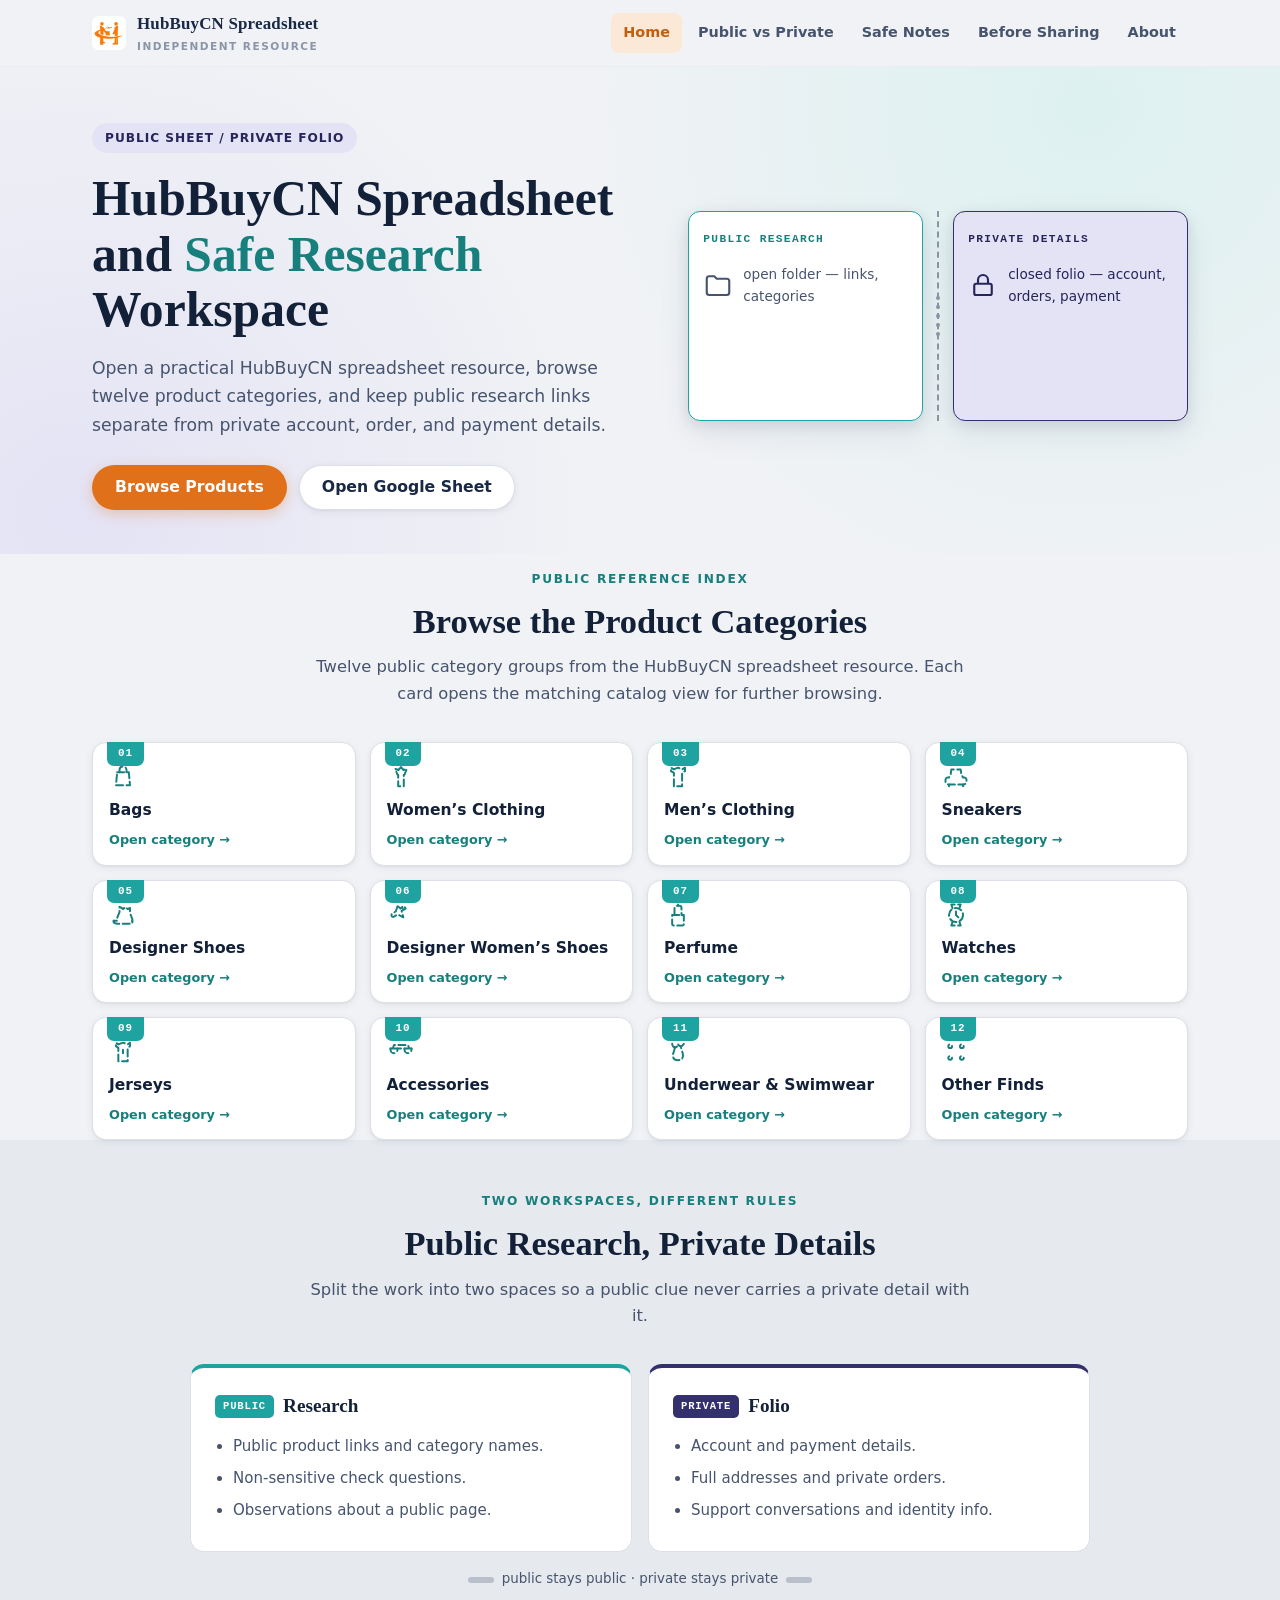
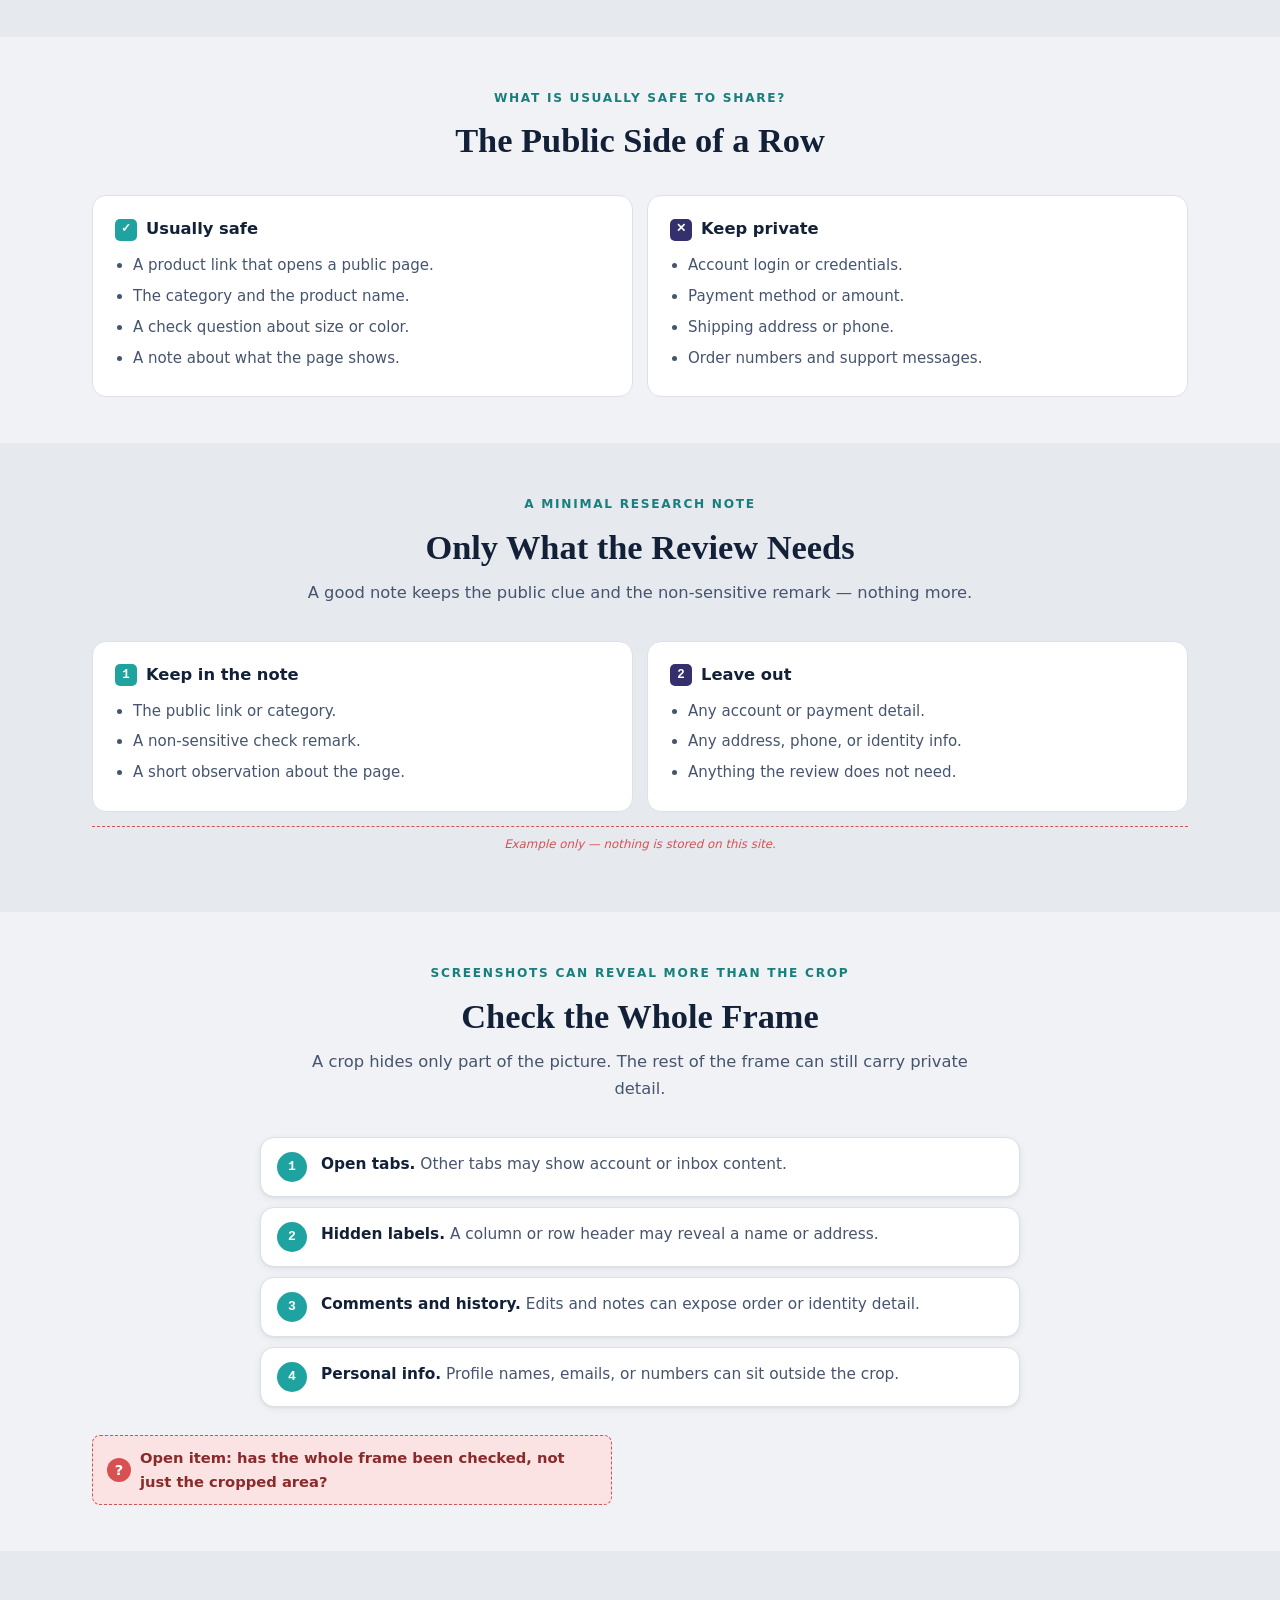
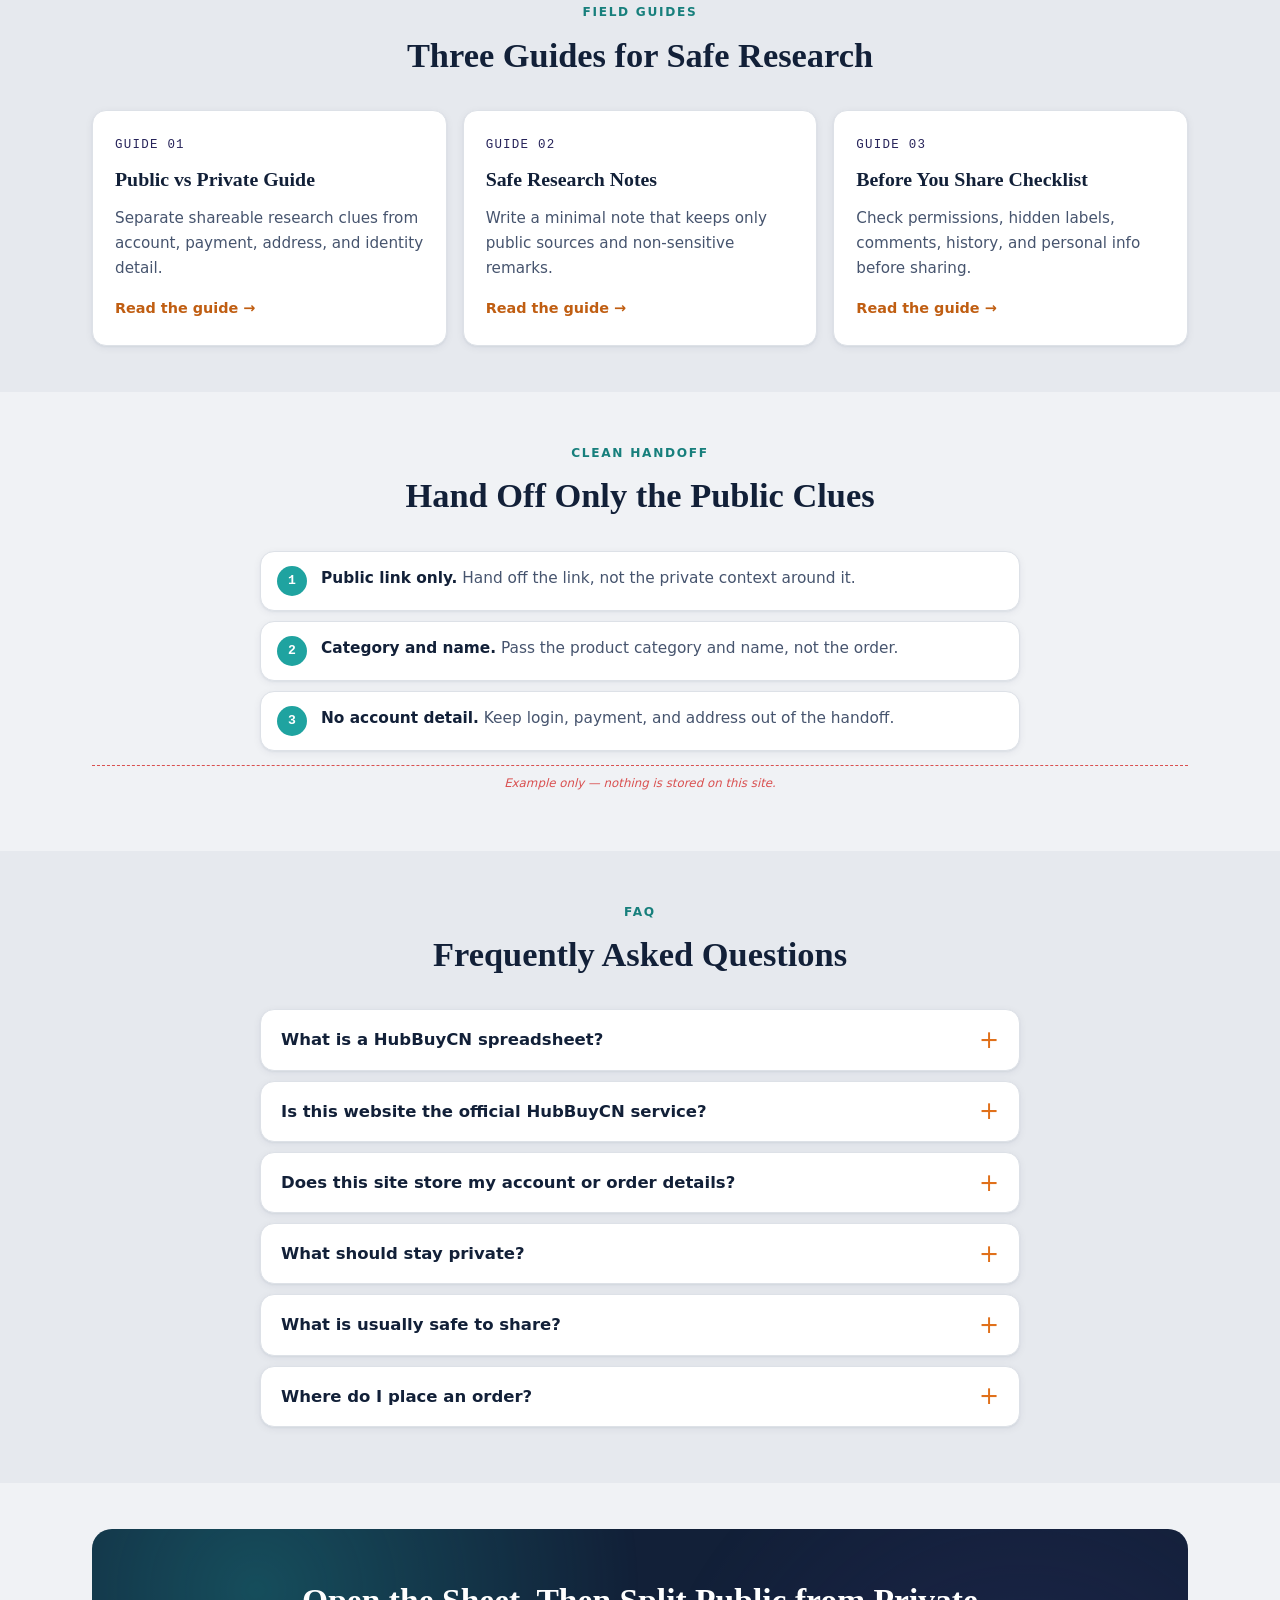
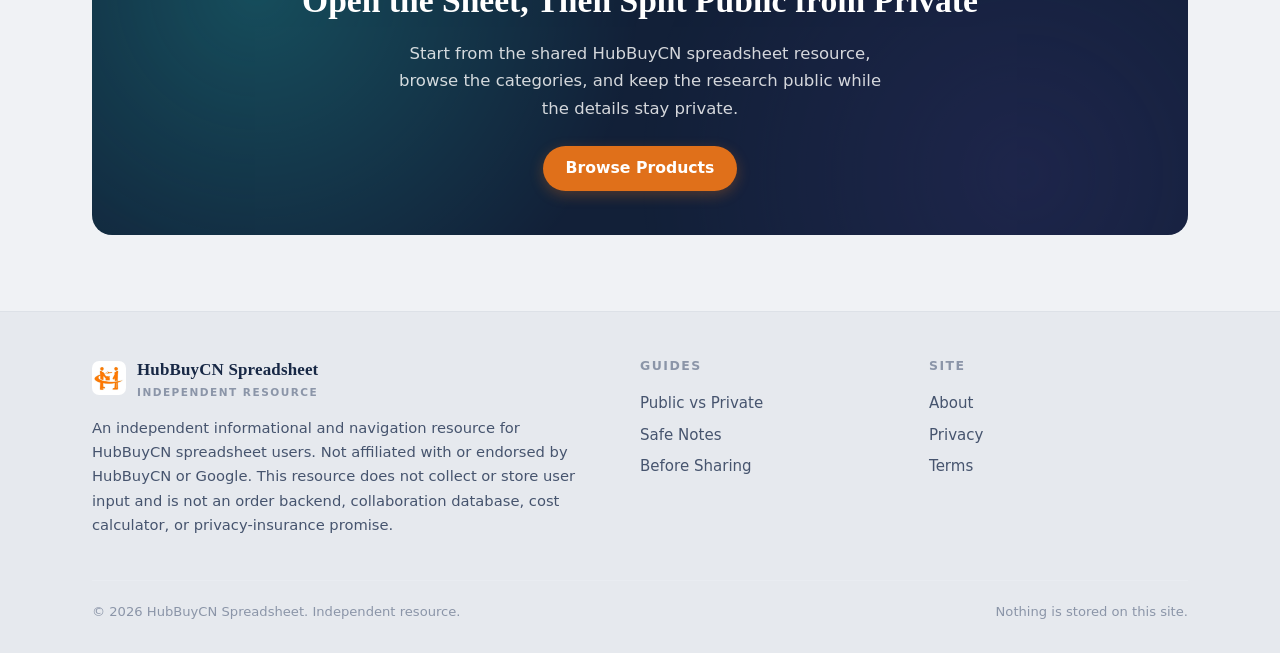
<file: index.html>
<!DOCTYPE html>
<html lang="en">
<head>
  <meta charset="UTF-8">
  <meta name="viewport" content="width=device-width, initial-scale=1.0">
  <script charset="UTF-8" id="LA_COLLECT" src="//sdk.51.la/js-sdk-pro.min.js"></script>
  <script>LA.init({id:"3R7KyZ6nqq0NWQsc",ck:"3R7KyZ6nqq0NWQsc"})</script>
  <meta name="google-site-verification" content="XJH5bWyu3Ub_fdbfXnCgktieLxeAN7sLbtjSL6n2SaM" />
  <title>HubBuyCN Spreadsheet &amp; Safe Research Guide | Independent</title>
  <meta name="description" content="Open a practical HubBuyCN spreadsheet resource, browse categories, and keep public links separate from private account, order, and payment details.">
  <link rel="canonical" href="https://repglide.github.io/hubbuycn-spreadsheet/">
  <link rel="icon" type="image/png" href="./assets/images/favicon.png">
  <link rel="stylesheet" href="./assets/css/styles.css">

  <!-- Open Graph / Twitter -->
  <meta property="og:type" content="website">
  <meta property="og:url" content="https://repglide.github.io/hubbuycn-spreadsheet/">
  <meta property="og:title" content="HubBuyCN Spreadsheet &amp; Safe Research Guide | Independent">
  <meta property="og:description" content="Open a practical HubBuyCN spreadsheet resource, browse categories, and keep public links separate from private account, order, and payment details.">
  <meta name="twitter:card" content="summary">
  <meta name="twitter:title" content="HubBuyCN Spreadsheet &amp; Safe Research Guide | Independent">
  <meta name="twitter:description" content="Open a practical HubBuyCN spreadsheet resource, browse categories, and keep public links separate from private account, order, and payment details.">

  <!-- JSON-LD Structured Data -->
  <script type="application/ld+json">
  {
    "@context": "https://schema.org",
    "@graph": [
      {
        "@type": "WebSite",
        "@id": "https://repglide.github.io/hubbuycn-spreadsheet/#website",
        "url": "https://repglide.github.io/hubbuycn-spreadsheet/",
        "name": "HubBuyCN Spreadsheet & Safe Research Guide",
        "description": "Independent directory and informational guide for HubBuyCN spreadsheet users, built around a public sheet / private folio split that keeps public research separate from private account and order details."
      },
      {
        "@type": "WebPage",
        "@id": "https://repglide.github.io/hubbuycn-spreadsheet/#webpage",
        "url": "https://repglide.github.io/hubbuycn-spreadsheet/",
        "name": "HubBuyCN Spreadsheet and Safe Research Workspace",
        "isPartOf": { "@id": "https://repglide.github.io/hubbuycn-spreadsheet/#website" },
        "description": "Open a practical HubBuyCN spreadsheet resource, browse categories, and keep public links separate from private account, order, and payment details."
      },
      {
        "@type": "FAQPage",
        "mainEntity": [
          {
            "@type": "Question",
            "name": "What is a HubBuyCN spreadsheet?",
            "acceptedAnswer": {
              "@type": "Answer",
              "text": "A HubBuyCN spreadsheet is a shared document that compiles listing references, category groupings, and product links formatted for use with agent shopping services. It is a public reference to research, not a private account or order workspace."
            }
          },
          {
            "@type": "Question",
            "name": "Is this website the official HubBuyCN service?",
            "acceptedAnswer": {
              "@type": "Answer",
              "text": "No. This website is an independent informational and navigation resource. It is not affiliated with, endorsed by, or operated by HubBuyCN or Google."
            }
          },
          {
            "@type": "Question",
            "name": "Does this site store my account or order details?",
            "acceptedAnswer": {
              "@type": "Answer",
              "text": "No. This website does not collect or store any user input, and does not provide upload, login, order tracking, or automatic privacy scanning."
            }
          },
          {
            "@type": "Question",
            "name": "What should stay private?",
            "acceptedAnswer": {
              "@type": "Answer",
              "text": "Account credentials, payment details, full addresses, private orders, support conversations, and identity-related information should stay in a private account or personal record."
            }
          },
          {
            "@type": "Question",
            "name": "What is usually safe to share?",
            "acceptedAnswer": {
              "@type": "Answer",
              "text": "Public product links, category names, non-sensitive check questions, and observations about a public page are usually safe to share."
            }
          },
          {
            "@type": "Question",
            "name": "Where do I place an order?",
            "acceptedAnswer": {
              "@type": "Answer",
              "text": "After you have researched the public links, you continue on an external page to submit the item. This website is a navigation resource and does not process orders or store account details."
            }
          }
        ]
      }
    ]
  }
  </script>
</head>
<body>
  <a href="#main-content" class="skip-link">Skip to main content</a>

  <!-- Header -->
  <header class="site-header">
    <div class="container header-inner">
      <a href="./index.html" class="brand" aria-label="HubBuyCN Spreadsheet Home">
        <img src="./assets/images/logo.png" alt="HubBuyCN logo" width="34" height="34">
        <span class="brand-name">HubBuyCN Spreadsheet<small>Independent Resource</small></span>
      </a>
      <button class="mobile-nav-toggle" aria-expanded="false" aria-label="Toggle navigation menu">
        <svg viewBox="0 0 24 24" fill="none" stroke="currentColor" stroke-width="2" width="22" height="22"><line x1="3" y1="6" x2="21" y2="6"></line><line x1="3" y1="12" x2="21" y2="12"></line><line x1="3" y1="18" x2="21" y2="18"></line></svg>
      </button>
      <nav class="main-nav" aria-label="Primary Navigation">
        <ul>
          <li><a href="./index.html" class="active">Home</a></li>
          <li><a href="./public-vs-private-guide/">Public vs Private</a></li>
          <li><a href="./safe-research-notes/">Safe Notes</a></li>
          <li><a href="./before-you-share-checklist/">Before Sharing</a></li>
          <li><a href="./about/">About</a></li>
        </ul>
      </nav>
    </div>
  </header>

  <main id="main-content">
    <!-- Hero -->
    <section class="hero-section">
      <div class="container hero-grid">
        <div>
          <span class="hero-badge">Public Sheet / Private Folio</span>
          <h1 class="hero-title">HubBuyCN Spreadsheet and <em>Safe Research</em> Workspace</h1>
          <p class="hero-description">Open a practical HubBuyCN spreadsheet resource, browse twelve product categories, and keep public research links separate from private account, order, and payment details.</p>
          <div class="hero-actions">
            <a href="https://repglide.com/?agent=hubbuycn" class="btn btn-primary" target="_blank" rel="nofollow noopener">Browse Products</a>
            <a href="https://docs.google.com/spreadsheets/d/1Jyfo_Y3XmeRyMmneZkLdF0SUVYwtGxLo/edit?usp=sharing&amp;ouid=102900013243329745539&amp;rtpof=true&amp;sd=true" class="btn btn-secondary" target="_blank" rel="noopener">Open Google Sheet</a>
          </div>
        </div>
        <div class="hero-visual" aria-hidden="true">
          <div class="workspace-hero">
            <div class="ws-half ws-public">
              <div class="ws-label">Public Research</div>
              <div class="ws-folder">
                <svg viewBox="0 0 24 24" fill="none" stroke="currentColor" stroke-width="1.7" width="30" height="30"><path d="M3 7a2 2 0 0 1 2-2h4l2 2h8a2 2 0 0 1 2 2v9a2 2 0 0 1-2 2H5a2 2 0 0 1-2-2V7Z"/></svg>
                open folder — links, categories
              </div>
            </div>
            <div class="ws-boundary" aria-hidden="true">
              <span class="bd"></span><span class="bd"></span><span class="bd"></span><span class="bd"></span><span class="bd"></span>
            </div>
            <div class="ws-half ws-private">
              <div class="ws-label">Private Details</div>
              <div class="ws-folio">
                <svg viewBox="0 0 24 24" fill="none" stroke="currentColor" stroke-width="1.7" width="30" height="30"><rect x="5" y="11" width="14" height="9" rx="1.5"/><path d="M8 11V8a4 4 0 0 1 8 0v3"/></svg>
                closed folio — account, orders, payment
              </div>
            </div>
          </div>
        </div>
      </div>
    </section>

    <!-- Product Categories (immediately after Hero) -->
    <section class="categories-section" id="categories" aria-labelledby="cat-heading">
      <div class="container">
        <div class="section-header">
          <span class="eyebrow">Public Reference Index</span>
          <h2 class="section-title" id="cat-heading">Browse the Product Categories</h2>
          <p class="section-lead">Twelve public category groups from the HubBuyCN spreadsheet resource. Each card opens the matching catalog view for further browsing.</p>
        </div>

        <div class="cat-grid">
          <a class="cat-card" href="https://repglide.com/category/bags?agent=hubbuycn" target="_blank" rel="nofollow noopener">
            <span class="cat-tab">01</span>
            <span class="cat-icon" aria-hidden="true"><svg viewBox="0 0 24 24" fill="none" stroke="currentColor" stroke-width="1.7" stroke-linecap="round" stroke-linejoin="round" stroke-dasharray="6 3"><path d="M7 8h10l1 11H6L7 8Z"/><path d="M9 8V6a3 3 0 0 1 6 0v2"/></svg></span>
            <span class="cat-name">Bags</span>
            <span class="cat-arrow">Open category →</span>
          </a>
          <a class="cat-card" href="https://repglide.com/category/womens-clothing?agent=hubbuycn" target="_blank" rel="nofollow noopener">
            <span class="cat-tab">02</span>
            <span class="cat-icon" aria-hidden="true"><svg viewBox="0 0 24 24" fill="none" stroke="currentColor" stroke-width="1.7" stroke-linecap="round" stroke-linejoin="round" stroke-dasharray="6 3"><path d="M12 3.5 9.8 6 7 5l2 5h.6V20h4.8V10H15l2-5-2.8 1L12 3.5Z"/></svg></span>
            <span class="cat-name">Women&rsquo;s Clothing</span>
            <span class="cat-arrow">Open category →</span>
          </a>
          <a class="cat-card" href="https://repglide.com/category/mens-clothing?agent=hubbuycn" target="_blank" rel="nofollow noopener">
            <span class="cat-tab">03</span>
            <span class="cat-icon" aria-hidden="true"><svg viewBox="0 0 24 24" fill="none" stroke="currentColor" stroke-width="1.7" stroke-linecap="round" stroke-linejoin="round" stroke-dasharray="6 3"><path d="M12 4 8.5 5.5 6 4v3l2.5 1.5V20h7V8.5L18 7V4l-2.5 1.5L12 4Z"/></svg></span>
            <span class="cat-name">Men&rsquo;s Clothing</span>
            <span class="cat-arrow">Open category →</span>
          </a>
          <a class="cat-card" href="https://repglide.com/category/sneakers?agent=hubbuycn" target="_blank" rel="nofollow noopener">
            <span class="cat-tab">04</span>
            <span class="cat-icon" aria-hidden="true"><svg viewBox="0 0 24 24" fill="none" stroke="currentColor" stroke-width="1.7" stroke-linecap="round" stroke-linejoin="round" stroke-dasharray="6 3"><path d="M3 16v-1.5c0-1 1-2 2-2h1l1.5-3L8 5.5h8l.5 4L18 12.5h1c1 0 2 1 2 2V16c0 1.5-1.5 2.5-3 2.5H6c-1.5 0-3-1-3-2.5Z"/><path d="M6 18.5V20M18 18.5V20"/></svg></span>
            <span class="cat-name">Sneakers</span>
            <span class="cat-arrow">Open category →</span>
          </a>
          <a class="cat-card" href="https://repglide.com/category/designer-shoes?agent=hubbuycn" target="_blank" rel="nofollow noopener">
            <span class="cat-tab">05</span>
            <span class="cat-icon" aria-hidden="true"><svg viewBox="0 0 24 24" fill="none" stroke="currentColor" stroke-width="1.7" stroke-linecap="round" stroke-linejoin="round" stroke-dasharray="6 3"><path d="M4 17c0 1.5 1.5 2.5 3 2.5h10c1.5 0 3-1 3-2.5v-1.5l-2-5V6l-2 1-1-1-1 1-1-1-1 1-1-1-2-1v4.5l-2 5V17Z"/><path d="M4 17v1.5M20 17v1.5"/></svg></span>
            <span class="cat-name">Designer Shoes</span>
            <span class="cat-arrow">Open category →</span>
          </a>
          <a class="cat-card" href="https://repglide.com/category/designer-womens-shoes?agent=hubbuycn" target="_blank" rel="nofollow noopener">
            <span class="cat-tab">06</span>
            <span class="cat-icon" aria-hidden="true"><svg viewBox="0 0 24 24" fill="none" stroke="currentColor" stroke-width="1.7" stroke-linecap="round" stroke-linejoin="round" stroke-dasharray="6 3"><path d="M9 4.5 7.5 9 5 10.5c-1 .5-1.5 1.5-1 2.5s2 1 2.5 0L9 11.5 14 14l-1.5-5.5L16 6.5 15 5l-1.5 1.5L13 5l-1.5 1.5L10 5 9 4.5Z"/></svg></span>
            <span class="cat-name">Designer Women&rsquo;s Shoes</span>
            <span class="cat-arrow">Open category →</span>
          </a>
          <a class="cat-card" href="https://repglide.com/category/perfume?agent=hubbuycn" target="_blank" rel="nofollow noopener">
            <span class="cat-tab">07</span>
            <span class="cat-icon" aria-hidden="true"><svg viewBox="0 0 24 24" fill="none" stroke="currentColor" stroke-width="1.7" stroke-linecap="round" stroke-linejoin="round" stroke-dasharray="6 3"><path d="M9 12V6a2 2 0 0 1 2-2h2a2 2 0 0 1 2 2v6"/><path d="M7 12h10v8a1 1 0 0 1-1 1H8a1 1 0 0 1-1-1v-8Z"/><path d="M12 4V3"/></svg></span>
            <span class="cat-name">Perfume</span>
            <span class="cat-arrow">Open category →</span>
          </a>
          <a class="cat-card" href="https://repglide.com/category/watches?agent=hubbuycn" target="_blank" rel="nofollow noopener">
            <span class="cat-tab">08</span>
            <span class="cat-icon" aria-hidden="true"><svg viewBox="0 0 24 24" fill="none" stroke="currentColor" stroke-width="1.7" stroke-linecap="round" stroke-linejoin="round" stroke-dasharray="6 3"><circle cx="12" cy="12" r="6"/><path d="M12 9v3l2 2"/><path d="M9 6 8 3h8l-1 3"/><path d="M9 18l-1 3h8l-1-3"/></svg></span>
            <span class="cat-name">Watches</span>
            <span class="cat-arrow">Open category →</span>
          </a>
          <a class="cat-card" href="https://repglide.com/category/jerseys?agent=hubbuycn" target="_blank" rel="nofollow noopener">
            <span class="cat-tab">09</span>
            <span class="cat-icon" aria-hidden="true"><svg viewBox="0 0 24 24" fill="none" stroke="currentColor" stroke-width="1.7" stroke-linecap="round" stroke-linejoin="round" stroke-dasharray="6 3"><path d="M12 4 8 5.5 6 4v3l2 1.5V20h8V8.5L18 7V4l-2 1.5L12 4Z"/><path d="M12 10v3"/></svg></span>
            <span class="cat-name">Jerseys</span>
            <span class="cat-arrow">Open category →</span>
          </a>
          <a class="cat-card" href="https://repglide.com/category/accessories?agent=hubbuycn" target="_blank" rel="nofollow noopener">
            <span class="cat-tab">10</span>
            <span class="cat-icon" aria-hidden="true"><svg viewBox="0 0 24 24" fill="none" stroke="currentColor" stroke-width="1.7" stroke-linecap="round" stroke-linejoin="round" stroke-dasharray="6 3"><path d="M3 9h2l1-3h12l1 3h2"/><path d="M3 9v1a3 3 0 0 0 6 0V9"/><path d="M15 9v1a3 3 0 0 0 6 0V9"/><path d="M6 9h12"/></svg></span>
            <span class="cat-name">Accessories</span>
            <span class="cat-arrow">Open category →</span>
          </a>
          <a class="cat-card" href="https://repglide.com/category/underwear-swimwear?agent=hubbuycn" target="_blank" rel="nofollow noopener">
            <span class="cat-tab">11</span>
            <span class="cat-icon" aria-hidden="true"><svg viewBox="0 0 24 24" fill="none" stroke="currentColor" stroke-width="1.7" stroke-linecap="round" stroke-linejoin="round" stroke-dasharray="6 3"><path d="M7 5c0 2 1.5 3 2.5 3S12 7 12 5c0 1 1.5 2 2.5 2S17 5 17 5"/><path d="M9.5 8 8 13c-1 3 0 6 4 6s5-3 4-6l-1.5-5"/></svg></span>
            <span class="cat-name">Underwear &amp; Swimwear</span>
            <span class="cat-arrow">Open category →</span>
          </a>
          <a class="cat-card" href="https://repglide.com/category/other?agent=hubbuycn" target="_blank" rel="nofollow noopener">
            <span class="cat-tab">12</span>
            <span class="cat-icon" aria-hidden="true"><svg viewBox="0 0 24 24" fill="none" stroke="currentColor" stroke-width="1.7" stroke-linecap="round" stroke-linejoin="round" stroke-dasharray="6 3"><circle cx="7" cy="7" r="1.6"/><circle cx="17" cy="7" r="1.6"/><circle cx="7" cy="17" r="1.6"/><circle cx="17" cy="17" r="1.6"/></svg></span>
            <span class="cat-name">Other Finds</span>
            <span class="cat-arrow">Open category →</span>
          </a>
        </div>
      </div>
    </section>

    <!-- Two Workspaces, Different Rules -->
    <section class="section section-alt" id="two-workspaces" aria-labelledby="ws-heading">
      <div class="container">
        <div class="section-header">
          <span class="eyebrow">Two Workspaces, Different Rules</span>
          <h2 class="section-title" id="ws-heading">Public Research, Private Details</h2>
          <p class="section-lead">Split the work into two spaces so a public clue never carries a private detail with it.</p>
        </div>
        <div class="pp-grid">
          <div class="pp-col pp-public">
            <h3><span class="pp-tag">Public</span>Research</h3>
            <ul>
              <li>Public product links and category names.</li>
              <li>Non-sensitive check questions.</li>
              <li>Observations about a public page.</li>
            </ul>
          </div>
          <div class="pp-col pp-private">
            <h3><span class="pp-tag">Private</span>Folio</h3>
            <ul>
              <li>Account and payment details.</li>
              <li>Full addresses and private orders.</li>
              <li>Support conversations and identity info.</li>
            </ul>
          </div>
        </div>
        <div class="boundary-note"><span class="bar"></span> public stays public · private stays private <span class="bar"></span></div>
      </div>
    </section>

    <!-- What Is Usually Safe to Share? -->
    <section class="section" id="safe-to-share" aria-labelledby="safe-heading">
      <div class="container">
        <div class="section-header">
          <span class="eyebrow">What Is Usually Safe to Share?</span>
          <h2 class="section-title" id="safe-heading">The Public Side of a Row</h2>
        </div>
        <div class="duo-grid">
          <div class="duo-col is-a">
            <h3><span class="mark">✓</span>Usually safe</h3>
            <ul>
              <li>A product link that opens a public page.</li>
              <li>The category and the product name.</li>
              <li>A check question about size or color.</li>
              <li>A note about what the page shows.</li>
            </ul>
          </div>
          <div class="duo-col is-b">
            <h3><span class="mark">✕</span>Keep private</h3>
            <ul>
              <li>Account login or credentials.</li>
              <li>Payment method or amount.</li>
              <li>Shipping address or phone.</li>
              <li>Order numbers and support messages.</li>
            </ul>
          </div>
        </div>
      </div>
    </section>

    <!-- A Minimal Research Note -->
    <section class="section section-alt" id="minimal-note" aria-labelledby="mn-heading">
      <div class="container">
        <div class="section-header">
          <span class="eyebrow">A Minimal Research Note</span>
          <h2 class="section-title" id="mn-heading">Only What the Review Needs</h2>
          <p class="section-lead">A good note keeps the public clue and the non-sensitive remark — nothing more.</p>
        </div>
        <div class="duo-grid">
          <div class="duo-col is-a">
            <h3><span class="mark">1</span>Keep in the note</h3>
            <ul>
              <li>The public link or category.</li>
              <li>A non-sensitive check remark.</li>
              <li>A short observation about the page.</li>
            </ul>
          </div>
          <div class="duo-col is-b">
            <h3><span class="mark">2</span>Leave out</h3>
            <ul>
              <li>Any account or payment detail.</li>
              <li>Any address, phone, or identity info.</li>
              <li>Anything the review does not need.</li>
            </ul>
          </div>
        </div>
        <p class="example-only" style="display:block;text-align:center;">Example only — nothing is stored on this site.</p>
      </div>
    </section>

    <!-- Screenshots Can Reveal More Than the Crop -->
    <section class="section" id="screenshots" aria-labelledby="ss-heading">
      <div class="container">
        <div class="section-header">
          <span class="eyebrow">Screenshots Can Reveal More Than the Crop</span>
          <h2 class="section-title" id="ss-heading">Check the Whole Frame</h2>
          <p class="section-lead">A crop hides only part of the picture. The rest of the frame can still carry private detail.</p>
        </div>
        <ul class="handoff-list">
          <li><span class="h-num">1</span><p><strong>Open tabs.</strong> Other tabs may show account or inbox content.</p></li>
          <li><span class="h-num">2</span><p><strong>Hidden labels.</strong> A column or row header may reveal a name or address.</p></li>
          <li><span class="h-num">3</span><p><strong>Comments and history.</strong> Edits and notes can expose order or identity detail.</p></li>
          <li><span class="h-num">4</span><p><strong>Personal info.</strong> Profile names, emails, or numbers can sit outside the crop.</p></li>
        </ul>
        <div class="open-note" style="max-width:520px;margin:18px auto 0;"><span class="qmark">?</span>Open item: has the whole frame been checked, not just the cropped area?</div>
      </div>
    </section>

    <!-- Guide entries -->
    <section class="section section-alt" id="guides" aria-labelledby="guides-heading">
      <div class="container">
        <div class="section-header">
          <span class="eyebrow">Field Guides</span>
          <h2 class="section-title" id="guides-heading">Three Guides for Safe Research</h2>
        </div>
        <div class="guide-grid">
          <a class="guide-card" href="./public-vs-private-guide/">
            <span class="guide-num">GUIDE 01</span>
            <h3>Public vs Private Guide</h3>
            <p>Separate shareable research clues from account, payment, address, and identity detail.</p>
            <span class="guide-cta">Read the guide →</span>
          </a>
          <a class="guide-card" href="./safe-research-notes/">
            <span class="guide-num">GUIDE 02</span>
            <h3>Safe Research Notes</h3>
            <p>Write a minimal note that keeps only public sources and non-sensitive remarks.</p>
            <span class="guide-cta">Read the guide →</span>
          </a>
          <a class="guide-card" href="./before-you-share-checklist/">
            <span class="guide-num">GUIDE 03</span>
            <h3>Before You Share Checklist</h3>
            <p>Check permissions, hidden labels, comments, history, and personal info before sharing.</p>
            <span class="guide-cta">Read the guide →</span>
          </a>
        </div>
      </div>
    </section>

    <!-- Clean Handoff -->
    <section class="section" id="clean-handoff" aria-labelledby="ch-heading">
      <div class="container">
        <div class="section-header">
          <span class="eyebrow">Clean Handoff</span>
          <h2 class="section-title" id="ch-heading">Hand Off Only the Public Clues</h2>
        </div>
        <ul class="handoff-list">
          <li><span class="h-num">1</span><p><strong>Public link only.</strong> Hand off the link, not the private context around it.</p></li>
          <li><span class="h-num">2</span><p><strong>Category and name.</strong> Pass the product category and name, not the order.</p></li>
          <li><span class="h-num">3</span><p><strong>No account detail.</strong> Keep login, payment, and address out of the handoff.</p></li>
        </ul>
        <p class="example-only" style="display:block;text-align:center;">Example only — nothing is stored on this site.</p>
      </div>
    </section>

    <!-- FAQ -->
    <section class="section section-alt" id="faq" aria-labelledby="faq-heading">
      <div class="container">
        <div class="section-header">
          <span class="eyebrow">FAQ</span>
          <h2 class="section-title" id="faq-heading">Frequently Asked Questions</h2>
        </div>
        <div class="faq-list">
          <details class="faq-item">
            <summary>What is a HubBuyCN spreadsheet?</summary>
            <div class="faq-body"><p>A HubBuyCN spreadsheet is a shared document that compiles listing references, category groupings, and product links formatted for use with agent shopping services. It is a public reference to research, not a private account or order workspace.</p></div>
          </details>
          <details class="faq-item">
            <summary>Is this website the official HubBuyCN service?</summary>
            <div class="faq-body"><p>No. This website is an independent informational and navigation resource. It is not affiliated with, endorsed by, or operated by HubBuyCN or Google.</p></div>
          </details>
          <details class="faq-item">
            <summary>Does this site store my account or order details?</summary>
            <div class="faq-body"><p>No. This website does not collect or store any user input, and does not provide upload, login, order tracking, or automatic privacy scanning.</p></div>
          </details>
          <details class="faq-item">
            <summary>What should stay private?</summary>
            <div class="faq-body"><p>Account credentials, payment details, full addresses, private orders, support conversations, and identity-related information should stay in a private account or personal record.</p></div>
          </details>
          <details class="faq-item">
            <summary>What is usually safe to share?</summary>
            <div class="faq-body"><p>Public product links, category names, non-sensitive check questions, and observations about a public page are usually safe to share.</p></div>
          </details>
          <details class="faq-item">
            <summary>Where do I place an order?</summary>
            <div class="faq-body"><p>After you have researched the public links, you continue on an external page to submit the item. This website is a navigation resource and does not process orders or store account details.</p></div>
          </details>
        </div>
      </div>
    </section>

    <!-- Final CTA -->
    <section class="section" aria-labelledby="cta-heading">
      <div class="container">
        <div class="final-cta">
          <h2 id="cta-heading">Open the Sheet, Then Split Public from Private</h2>
          <p>Start from the shared HubBuyCN spreadsheet resource, browse the categories, and keep the research public while the details stay private.</p>
          <a href="https://repglide.com/?agent=hubbuycn" class="btn btn-primary" target="_blank" rel="nofollow noopener">Browse Products</a>
        </div>
      </div>
    </section>
  </main>

  <!-- Footer -->
  <footer class="site-footer">
    <div class="container">
      <div class="footer-grid">
        <div class="footer-brand">
          <a href="./index.html" class="brand" aria-label="HubBuyCN Spreadsheet Home">
            <img src="./assets/images/logo.png" alt="HubBuyCN logo" width="30" height="30">
            <span class="brand-name">HubBuyCN Spreadsheet<small>Independent Resource</small></span>
          </a>
          <p>An independent informational and navigation resource for HubBuyCN spreadsheet users. Not affiliated with or endorsed by HubBuyCN or Google. This resource does not collect or store user input and is not an order backend, collaboration database, cost calculator, or privacy-insurance promise.</p>
        </div>
        <div class="footer-col">
          <h4>Guides</h4>
          <ul>
            <li><a href="./public-vs-private-guide/">Public vs Private</a></li>
            <li><a href="./safe-research-notes/">Safe Notes</a></li>
            <li><a href="./before-you-share-checklist/">Before Sharing</a></li>
          </ul>
        </div>
        <div class="footer-col">
          <h4>Site</h4>
          <ul>
            <li><a href="./about/">About</a></li>
            <li><a href="./privacy/">Privacy</a></li>
            <li><a href="./terms/">Terms</a></li>
          </ul>
        </div>
      </div>
      <div class="footer-bottom">
        <span>&copy; <span id="year">2026</span> HubBuyCN Spreadsheet. Independent resource.</span>
        <span>Nothing is stored on this site.</span>
      </div>
    </div>
  </footer>

  <script src="./assets/js/main.js"></script>
</body>
</html>
</file>
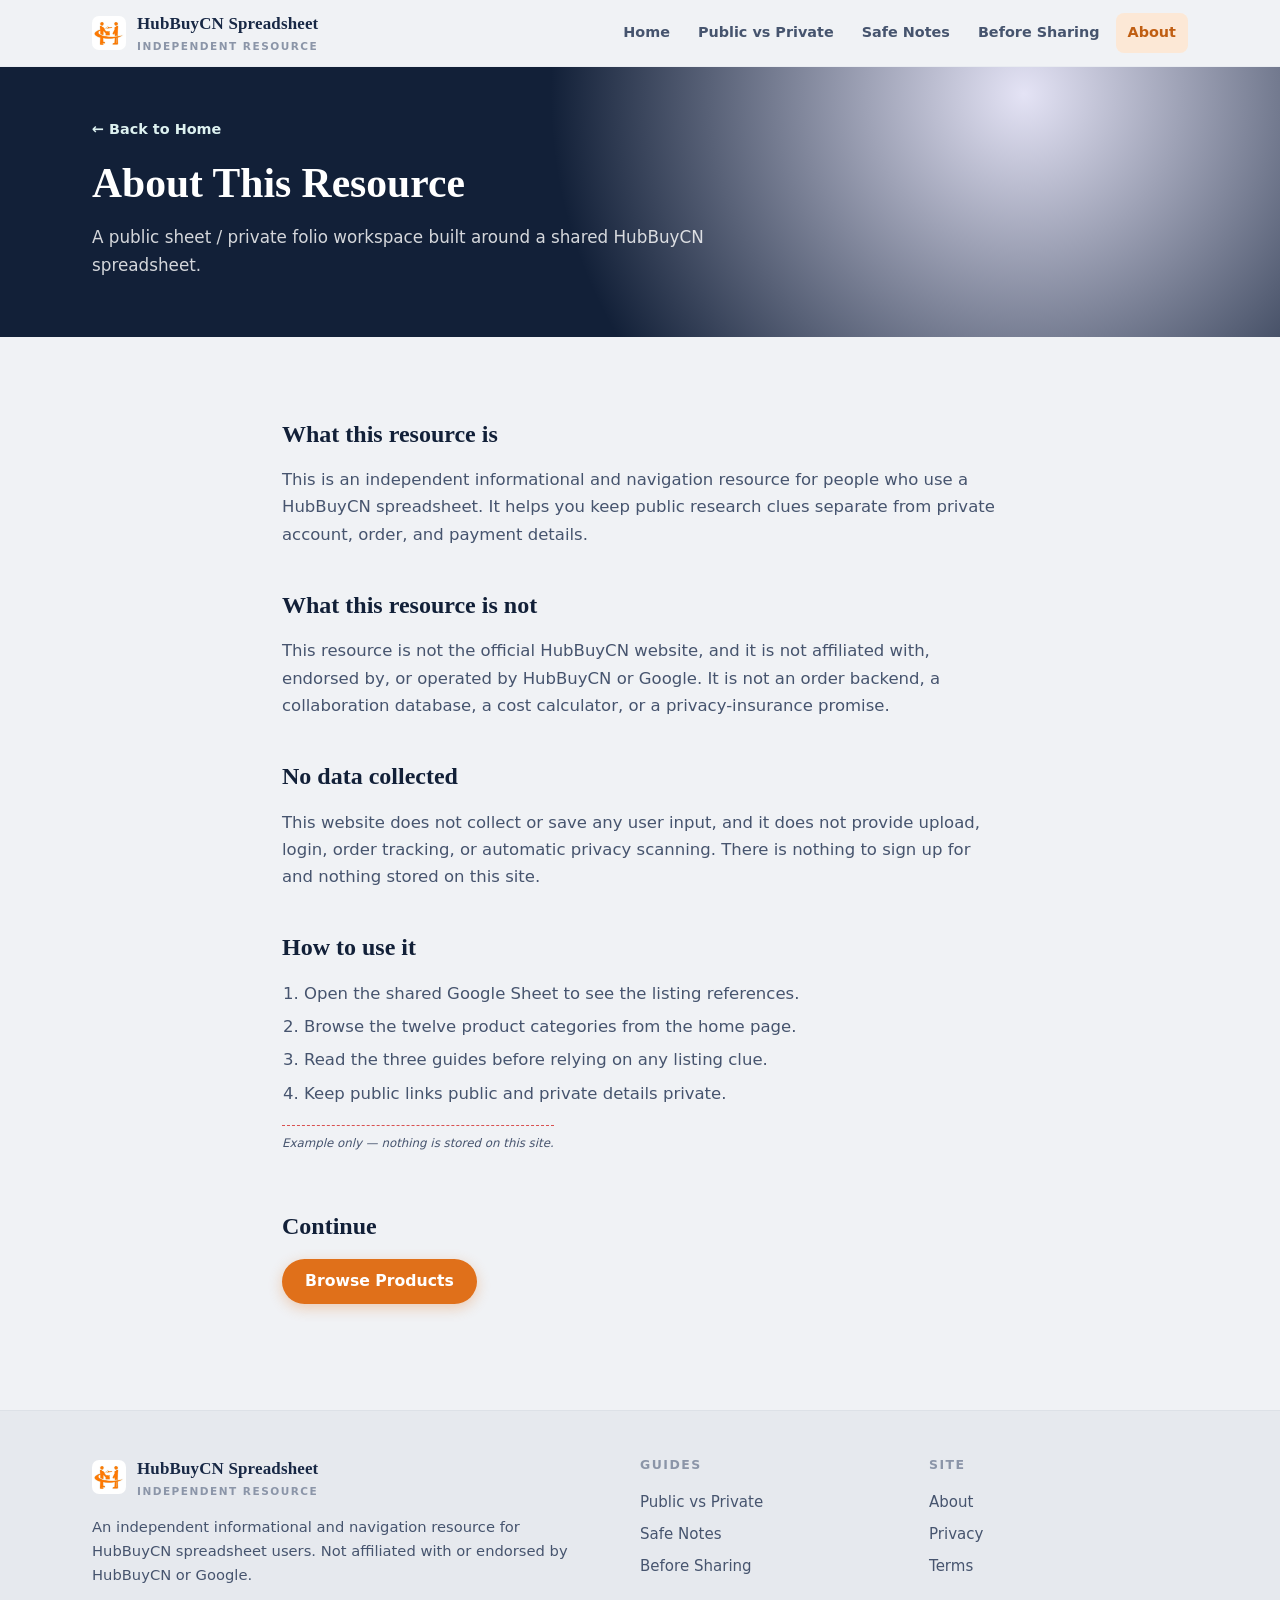
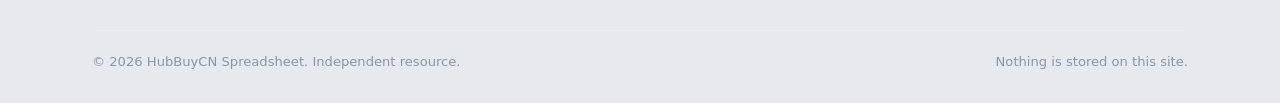
<file: about/index.html>
<!DOCTYPE html>
<html lang="en">
<head>
  <meta charset="UTF-8">
  <meta name="viewport" content="width=device-width, initial-scale=1.0">
  <title>About | HubBuyCN Spreadsheet</title>
  <meta name="description" content="About this independent HubBuyCN spreadsheet resource: a public sheet / private folio workspace, not an official HubBuyCN service.">
  <link rel="canonical" href="https://repglide.github.io/hubbuycn-spreadsheet/about/">
  <link rel="icon" type="image/png" href="../assets/images/favicon.png">
  <link rel="stylesheet" href="../assets/css/styles.css">
  <meta name="robots" content="index, follow">
</head>
<body>
  <a href="#main-content" class="skip-link">Skip to main content</a>

  <header class="site-header">
    <div class="container header-inner">
      <a href="../index.html" class="brand" aria-label="HubBuyCN Spreadsheet Home">
        <img src="../assets/images/logo.png" alt="HubBuyCN logo" width="34" height="34">
        <span class="brand-name">HubBuyCN Spreadsheet<small>Independent Resource</small></span>
      </a>
      <button class="mobile-nav-toggle" aria-expanded="false" aria-label="Toggle navigation menu">
        <svg viewBox="0 0 24 24" fill="none" stroke="currentColor" stroke-width="2" width="22" height="22"><line x1="3" y1="6" x2="21" y2="6"></line><line x1="3" y1="12" x2="21" y2="12"></line><line x1="3" y1="18" x2="21" y2="18"></line></svg>
      </button>
      <nav class="main-nav" aria-label="Primary Navigation">
        <ul>
          <li><a href="../index.html">Home</a></li>
          <li><a href="../public-vs-private-guide/">Public vs Private</a></li>
          <li><a href="../safe-research-notes/">Safe Notes</a></li>
          <li><a href="../before-you-share-checklist/">Before Sharing</a></li>
          <li><a href="../about/" class="active">About</a></li>
        </ul>
      </nav>
    </div>
  </header>

  <main id="main-content">
    <section class="page-hero">
      <div class="container">
        <a class="back-link" href="../index.html">← Back to Home</a>
        <h1>About This Resource</h1>
        <p>A public sheet / private folio workspace built around a shared HubBuyCN spreadsheet.</p>
      </div>
    </section>

    <div class="article-body">
      <h2>What this resource is</h2>
      <p>This is an independent informational and navigation resource for people who use a HubBuyCN spreadsheet. It helps you keep public research clues separate from private account, order, and payment details.</p>

      <h2>What this resource is not</h2>
      <p>This resource is not the official HubBuyCN website, and it is not affiliated with, endorsed by, or operated by HubBuyCN or Google. It is not an order backend, a collaboration database, a cost calculator, or a privacy-insurance promise.</p>

      <h2>No data collected</h2>
      <p>This website does not collect or save any user input, and it does not provide upload, login, order tracking, or automatic privacy scanning. There is nothing to sign up for and nothing stored on this site.</p>

      <h2>How to use it</h2>
      <ol>
        <li>Open the shared Google Sheet to see the listing references.</li>
        <li>Browse the twelve product categories from the home page.</li>
        <li>Read the three guides before relying on any listing clue.</li>
        <li>Keep public links public and private details private.</li>
      </ol>

      <p class="example-only">Example only — nothing is stored on this site.</p>

      <h2>Continue</h2>
      <p><a href="https://repglide.com/?agent=hubbuycn" class="btn btn-primary" target="_blank" rel="nofollow noopener">Browse Products</a></p>
    </div>
  </main>

  <footer class="site-footer">
    <div class="container">
      <div class="footer-grid">
        <div class="footer-brand">
          <a href="../index.html" class="brand" aria-label="HubBuyCN Spreadsheet Home">
            <img src="../assets/images/logo.png" alt="HubBuyCN logo" width="30" height="30">
            <span class="brand-name">HubBuyCN Spreadsheet<small>Independent Resource</small></span>
          </a>
          <p>An independent informational and navigation resource for HubBuyCN spreadsheet users. Not affiliated with or endorsed by HubBuyCN or Google.</p>
        </div>
        <div class="footer-col">
          <h4>Guides</h4>
          <ul>
            <li><a href="../public-vs-private-guide/">Public vs Private</a></li>
            <li><a href="../safe-research-notes/">Safe Notes</a></li>
            <li><a href="../before-you-share-checklist/">Before Sharing</a></li>
          </ul>
        </div>
        <div class="footer-col">
          <h4>Site</h4>
          <ul>
            <li><a href="../about/">About</a></li>
            <li><a href="../privacy/">Privacy</a></li>
            <li><a href="../terms/">Terms</a></li>
          </ul>
        </div>
      </div>
      <div class="footer-bottom">
        <span>&copy; <span id="year">2026</span> HubBuyCN Spreadsheet. Independent resource.</span>
        <span>Nothing is stored on this site.</span>
      </div>
    </div>
  </footer>

  <script src="../assets/js/main.js"></script>
</body>
</html>
</file>
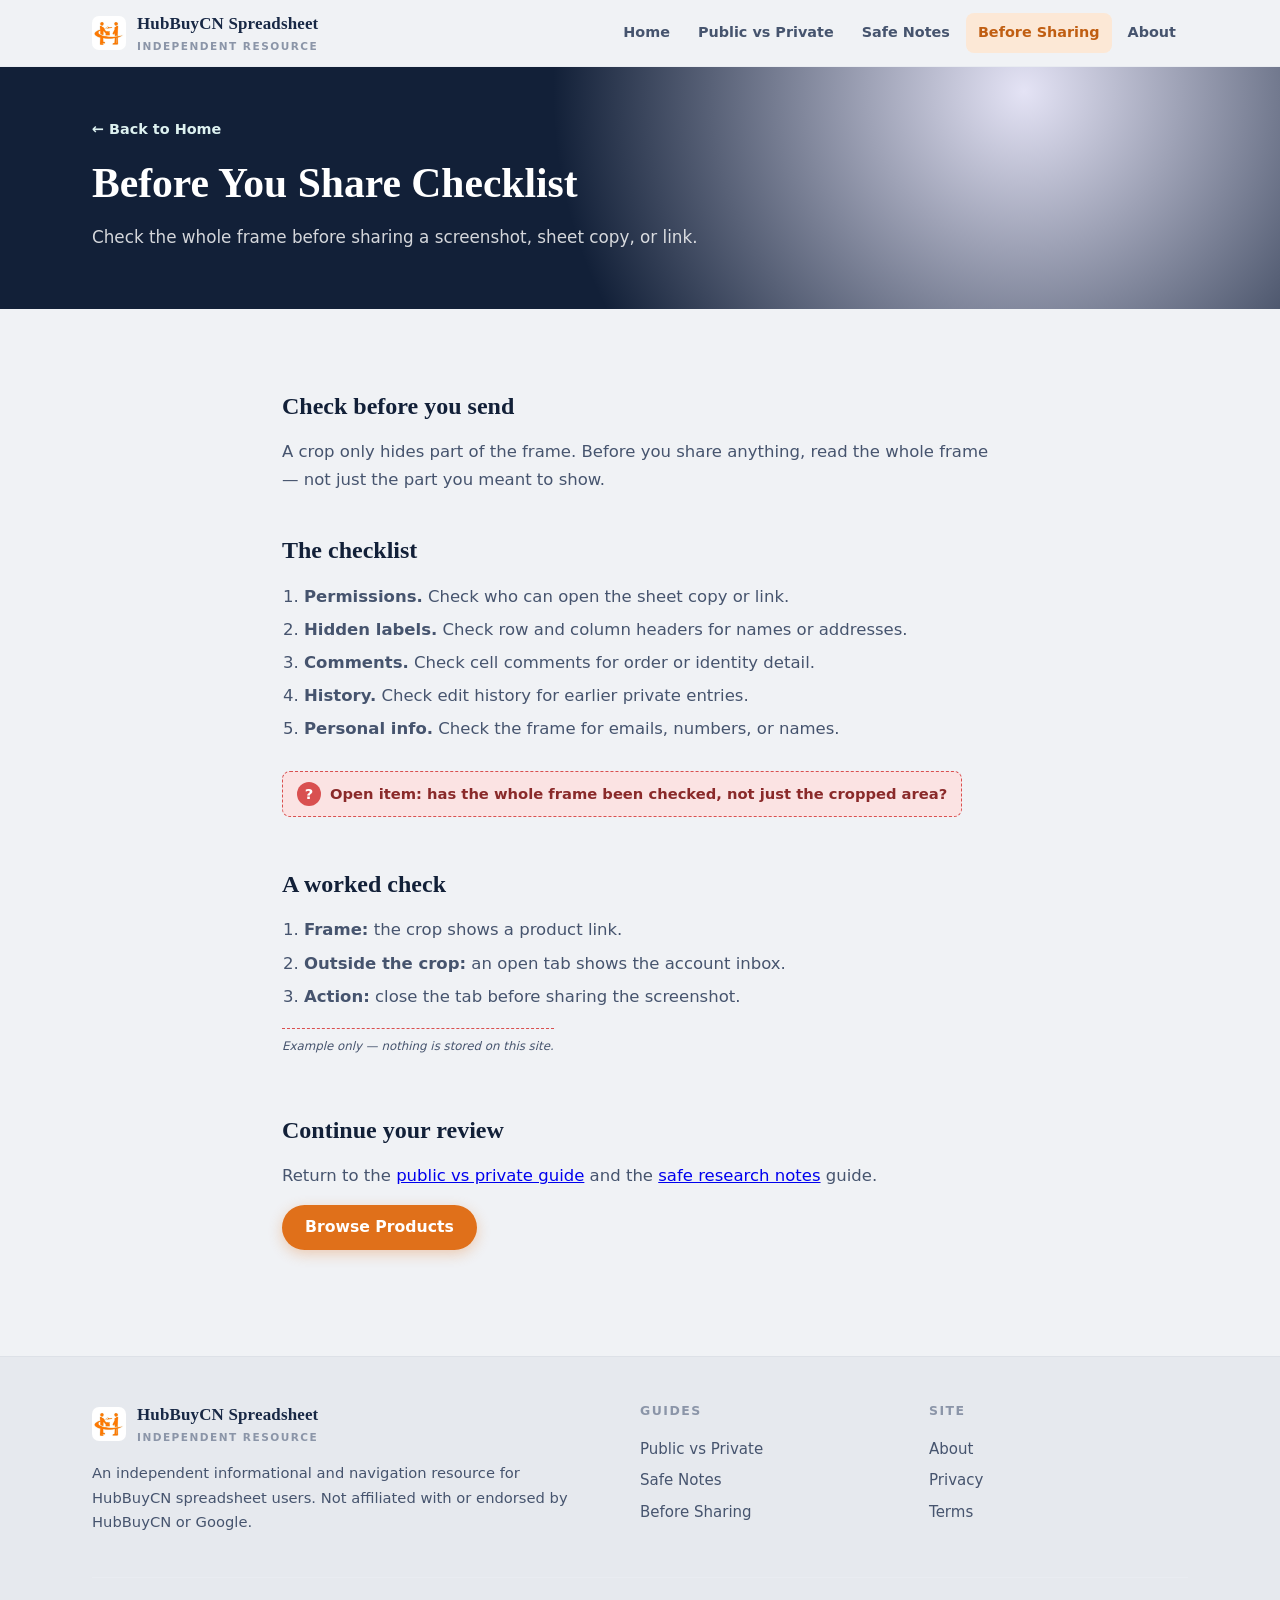
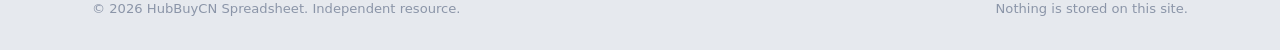
<file: before-you-share-checklist/index.html>
<!DOCTYPE html>
<html lang="en">
<head>
  <meta charset="UTF-8">
  <meta name="viewport" content="width=device-width, initial-scale=1.0">
  <title>Before You Share Checklist | HubBuyCN Spreadsheet</title>
  <meta name="description" content="Check permissions, hidden labels, comments, history, and personal info before sharing a screenshot, sheet copy, or link.">
  <link rel="canonical" href="https://repglide.github.io/hubbuycn-spreadsheet/before-you-share-checklist/">
  <link rel="icon" type="image/png" href="../assets/images/favicon.png">
  <link rel="stylesheet" href="../assets/css/styles.css">

  <meta property="og:type" content="article">
  <meta property="og:url" content="https://repglide.github.io/hubbuycn-spreadsheet/before-you-share-checklist/">
  <meta property="og:title" content="Before You Share Checklist | HubBuyCN Spreadsheet">
  <meta property="og:description" content="Check permissions, hidden labels, comments, history, and personal info before sharing a screenshot, sheet copy, or link.">
  <meta name="twitter:card" content="summary">

  <script type="application/ld+json">
  {
    "@context": "https://schema.org",
    "@graph": [
      { "@type": "WebSite", "@id": "https://repglide.github.io/hubbuycn-spreadsheet/#website", "url": "https://repglide.github.io/hubbuycn-spreadsheet/", "name": "HubBuyCN Spreadsheet & Safe Research Guide" },
      { "@type": "BreadcrumbList", "itemListElement": [
        { "@type": "ListItem", "position": 1, "name": "Home", "item": "https://repglide.github.io/hubbuycn-spreadsheet/" },
        { "@type": "ListItem", "position": 2, "name": "Before You Share Checklist", "item": "https://repglide.github.io/hubbuycn-spreadsheet/before-you-share-checklist/" }
      ]},
      { "@type": "Article", "@id": "https://repglide.github.io/hubbuycn-spreadsheet/before-you-share-checklist/#article", "headline": "Before You Share Checklist", "description": "Check permissions, hidden labels, comments, history, and personal info before sharing a screenshot, sheet copy, or link.", "isPartOf": { "@id": "https://repglide.github.io/hubbuycn-spreadsheet/#website" } }
    ]
  }
  </script>
</head>
<body>
  <a href="#main-content" class="skip-link">Skip to main content</a>

  <header class="site-header">
    <div class="container header-inner">
      <a href="../index.html" class="brand" aria-label="HubBuyCN Spreadsheet Home">
        <img src="../assets/images/logo.png" alt="HubBuyCN logo" width="34" height="34">
        <span class="brand-name">HubBuyCN Spreadsheet<small>Independent Resource</small></span>
      </a>
      <button class="mobile-nav-toggle" aria-expanded="false" aria-label="Toggle navigation menu">
        <svg viewBox="0 0 24 24" fill="none" stroke="currentColor" stroke-width="2" width="22" height="22"><line x1="3" y1="6" x2="21" y2="6"></line><line x1="3" y1="12" x2="21" y2="12"></line><line x1="3" y1="18" x2="21" y2="18"></line></svg>
      </button>
      <nav class="main-nav" aria-label="Primary Navigation">
        <ul>
          <li><a href="../index.html">Home</a></li>
          <li><a href="../public-vs-private-guide/">Public vs Private</a></li>
          <li><a href="../safe-research-notes/">Safe Notes</a></li>
          <li><a href="../before-you-share-checklist/" class="active">Before Sharing</a></li>
          <li><a href="../about/">About</a></li>
        </ul>
      </nav>
    </div>
  </header>

  <main id="main-content">
    <section class="page-hero">
      <div class="container">
        <a class="back-link" href="../index.html">← Back to Home</a>
        <h1>Before You Share Checklist</h1>
        <p>Check the whole frame before sharing a screenshot, sheet copy, or link.</p>
      </div>
    </section>

    <div class="article-body">
      <h2>Check before you send</h2>
      <p>A crop only hides part of the frame. Before you share anything, read the whole frame — not just the part you meant to show.</p>

      <h2>The checklist</h2>
      <ol>
        <li><strong>Permissions.</strong> Check who can open the sheet copy or link.</li>
        <li><strong>Hidden labels.</strong> Check row and column headers for names or addresses.</li>
        <li><strong>Comments.</strong> Check cell comments for order or identity detail.</li>
        <li><strong>History.</strong> Check edit history for earlier private entries.</li>
        <li><strong>Personal info.</strong> Check the frame for emails, numbers, or names.</li>
      </ol>

      <div class="open-note"><span class="qmark">?</span>Open item: has the whole frame been checked, not just the cropped area?</div>

      <h2>A worked check</h2>
      <ol>
        <li><strong>Frame:</strong> the crop shows a product link.</li>
        <li><strong>Outside the crop:</strong> an open tab shows the account inbox.</li>
        <li><strong>Action:</strong> close the tab before sharing the screenshot.</li>
      </ol>
      <p class="example-only">Example only — nothing is stored on this site.</p>

      <h2>Continue your review</h2>
      <p>Return to the <a href="../public-vs-private-guide/">public vs private guide</a> and the <a href="../safe-research-notes/">safe research notes</a> guide.</p>
      <p><a href="https://repglide.com/?agent=hubbuycn" class="btn btn-primary" target="_blank" rel="nofollow noopener">Browse Products</a></p>
    </div>
  </main>

  <footer class="site-footer">
    <div class="container">
      <div class="footer-grid">
        <div class="footer-brand">
          <a href="../index.html" class="brand" aria-label="HubBuyCN Spreadsheet Home">
            <img src="../assets/images/logo.png" alt="HubBuyCN logo" width="30" height="30">
            <span class="brand-name">HubBuyCN Spreadsheet<small>Independent Resource</small></span>
          </a>
          <p>An independent informational and navigation resource for HubBuyCN spreadsheet users. Not affiliated with or endorsed by HubBuyCN or Google.</p>
        </div>
        <div class="footer-col">
          <h4>Guides</h4>
          <ul>
            <li><a href="../public-vs-private-guide/">Public vs Private</a></li>
            <li><a href="../safe-research-notes/">Safe Notes</a></li>
            <li><a href="../before-you-share-checklist/">Before Sharing</a></li>
          </ul>
        </div>
        <div class="footer-col">
          <h4>Site</h4>
          <ul>
            <li><a href="../about/">About</a></li>
            <li><a href="../privacy/">Privacy</a></li>
            <li><a href="../terms/">Terms</a></li>
          </ul>
        </div>
      </div>
      <div class="footer-bottom">
        <span>&copy; <span id="year">2026</span> HubBuyCN Spreadsheet. Independent resource.</span>
        <span>Nothing is stored on this site.</span>
      </div>
    </div>
  </footer>

  <script src="../assets/js/main.js"></script>
</body>
</html>
</file>
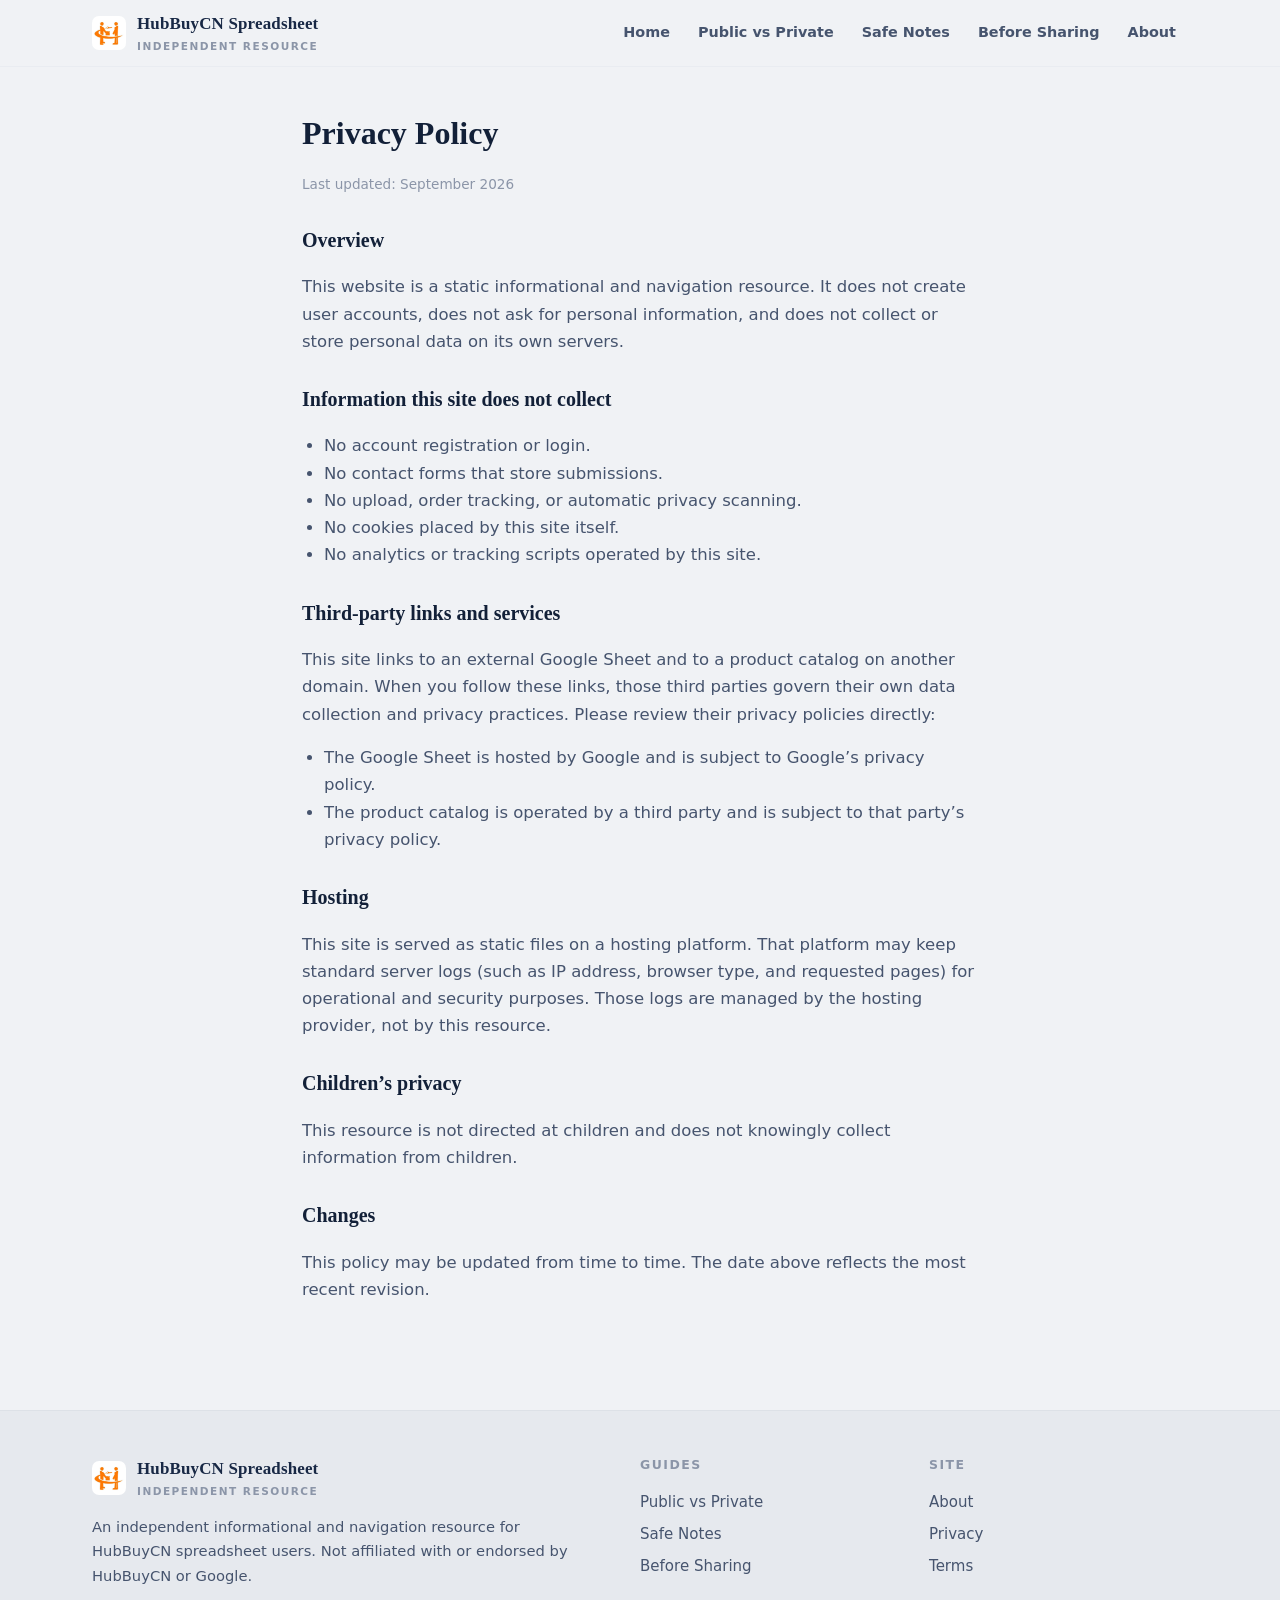
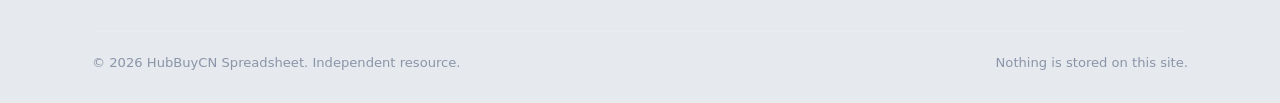
<file: privacy/index.html>
<!DOCTYPE html>
<html lang="en">
<head>
  <meta charset="UTF-8">
  <meta name="viewport" content="width=device-width, initial-scale=1.0">
  <title>Privacy Policy | HubBuyCN Spreadsheet</title>
  <meta name="description" content="Privacy policy for the HubBuyCN Spreadsheet independent resource.">
  <link rel="canonical" href="https://repglide.github.io/hubbuycn-spreadsheet/privacy/">
  <link rel="icon" type="image/png" href="../assets/images/favicon.png">
  <link rel="stylesheet" href="../assets/css/styles.css">
  <meta name="robots" content="index, follow">
</head>
<body>
  <a href="#main-content" class="skip-link">Skip to main content</a>

  <header class="site-header">
    <div class="container header-inner">
      <a href="../index.html" class="brand" aria-label="HubBuyCN Spreadsheet Home">
        <img src="../assets/images/logo.png" alt="HubBuyCN logo" width="34" height="34">
        <span class="brand-name">HubBuyCN Spreadsheet<small>Independent Resource</small></span>
      </a>
      <button class="mobile-nav-toggle" aria-expanded="false" aria-label="Toggle navigation menu">
        <svg viewBox="0 0 24 24" fill="none" stroke="currentColor" stroke-width="2" width="22" height="22"><line x1="3" y1="6" x2="21" y2="6"></line><line x1="3" y1="12" x2="21" y2="12"></line><line x1="3" y1="18" x2="21" y2="18"></line></svg>
      </button>
      <nav class="main-nav" aria-label="Primary Navigation">
        <ul>
          <li><a href="../index.html">Home</a></li>
          <li><a href="../public-vs-private-guide/">Public vs Private</a></li>
          <li><a href="../safe-research-notes/">Safe Notes</a></li>
          <li><a href="../before-you-share-checklist/">Before Sharing</a></li>
          <li><a href="../about/">About</a></li>
        </ul>
      </nav>
    </div>
  </header>

  <main id="main-content">
    <div class="legal-body">
      <h1>Privacy Policy</h1>
      <p class="legal-date">Last updated: September 2026</p>

      <h2>Overview</h2>
      <p>This website is a static informational and navigation resource. It does not create user accounts, does not ask for personal information, and does not collect or store personal data on its own servers.</p>

      <h2>Information this site does not collect</h2>
      <ul>
        <li>No account registration or login.</li>
        <li>No contact forms that store submissions.</li>
        <li>No upload, order tracking, or automatic privacy scanning.</li>
        <li>No cookies placed by this site itself.</li>
        <li>No analytics or tracking scripts operated by this site.</li>
      </ul>

      <h2>Third-party links and services</h2>
      <p>This site links to an external Google Sheet and to a product catalog on another domain. When you follow these links, those third parties govern their own data collection and privacy practices. Please review their privacy policies directly:</p>
      <ul>
        <li>The Google Sheet is hosted by Google and is subject to Google&rsquo;s privacy policy.</li>
        <li>The product catalog is operated by a third party and is subject to that party&rsquo;s privacy policy.</li>
      </ul>

      <h2>Hosting</h2>
      <p>This site is served as static files on a hosting platform. That platform may keep standard server logs (such as IP address, browser type, and requested pages) for operational and security purposes. Those logs are managed by the hosting provider, not by this resource.</p>

      <h2>Children&rsquo;s privacy</h2>
      <p>This resource is not directed at children and does not knowingly collect information from children.</p>

      <h2>Changes</h2>
      <p>This policy may be updated from time to time. The date above reflects the most recent revision.</p>
    </div>
  </main>

  <footer class="site-footer">
    <div class="container">
      <div class="footer-grid">
        <div class="footer-brand">
          <a href="../index.html" class="brand" aria-label="HubBuyCN Spreadsheet Home">
            <img src="../assets/images/logo.png" alt="HubBuyCN logo" width="30" height="30">
            <span class="brand-name">HubBuyCN Spreadsheet<small>Independent Resource</small></span>
          </a>
          <p>An independent informational and navigation resource for HubBuyCN spreadsheet users. Not affiliated with or endorsed by HubBuyCN or Google.</p>
        </div>
        <div class="footer-col">
          <h4>Guides</h4>
          <ul>
            <li><a href="../public-vs-private-guide/">Public vs Private</a></li>
            <li><a href="../safe-research-notes/">Safe Notes</a></li>
            <li><a href="../before-you-share-checklist/">Before Sharing</a></li>
          </ul>
        </div>
        <div class="footer-col">
          <h4>Site</h4>
          <ul>
            <li><a href="../about/">About</a></li>
            <li><a href="../privacy/">Privacy</a></li>
            <li><a href="../terms/">Terms</a></li>
          </ul>
        </div>
      </div>
      <div class="footer-bottom">
        <span>&copy; <span id="year">2026</span> HubBuyCN Spreadsheet. Independent resource.</span>
        <span>Nothing is stored on this site.</span>
      </div>
    </div>
  </footer>

  <script src="../assets/js/main.js"></script>
</body>
</html>
</file>
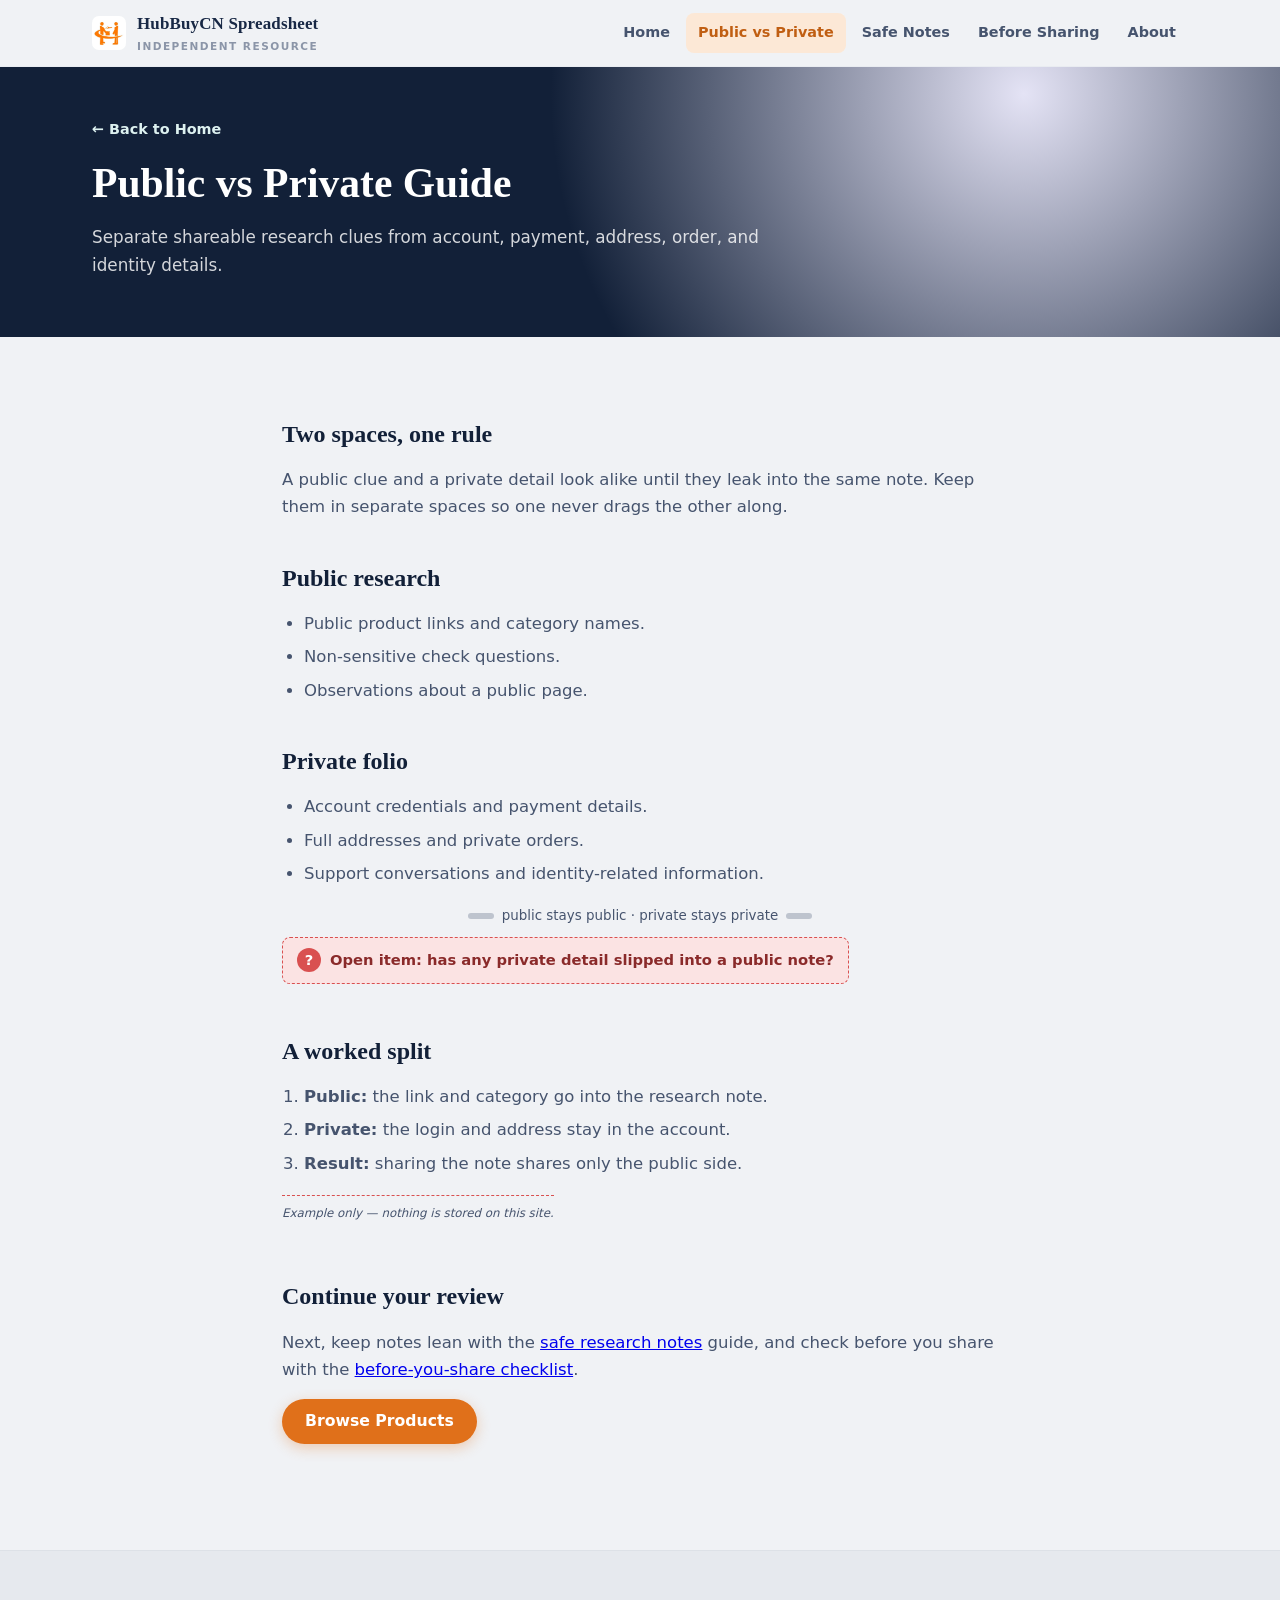
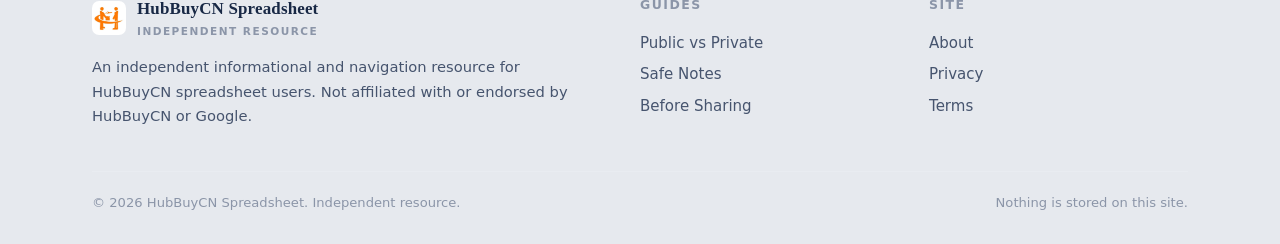
<file: public-vs-private-guide/index.html>
<!DOCTYPE html>
<html lang="en">
<head>
  <meta charset="UTF-8">
  <meta name="viewport" content="width=device-width, initial-scale=1.0">
  <title>Public vs Private Guide | HubBuyCN Spreadsheet</title>
  <meta name="description" content="Separate shareable HubBuyCN research clues from account, payment, address, order, and identity details.">
  <link rel="canonical" href="https://repglide.github.io/hubbuycn-spreadsheet/public-vs-private-guide/">
  <link rel="icon" type="image/png" href="../assets/images/favicon.png">
  <link rel="stylesheet" href="../assets/css/styles.css">

  <meta property="og:type" content="article">
  <meta property="og:url" content="https://repglide.github.io/hubbuycn-spreadsheet/public-vs-private-guide/">
  <meta property="og:title" content="Public vs Private Guide | HubBuyCN Spreadsheet">
  <meta property="og:description" content="Separate shareable HubBuyCN research clues from account, payment, address, order, and identity details.">
  <meta name="twitter:card" content="summary">

  <script type="application/ld+json">
  {
    "@context": "https://schema.org",
    "@graph": [
      { "@type": "WebSite", "@id": "https://repglide.github.io/hubbuycn-spreadsheet/#website", "url": "https://repglide.github.io/hubbuycn-spreadsheet/", "name": "HubBuyCN Spreadsheet & Safe Research Guide" },
      { "@type": "BreadcrumbList", "itemListElement": [
        { "@type": "ListItem", "position": 1, "name": "Home", "item": "https://repglide.github.io/hubbuycn-spreadsheet/" },
        { "@type": "ListItem", "position": 2, "name": "Public vs Private Guide", "item": "https://repglide.github.io/hubbuycn-spreadsheet/public-vs-private-guide/" }
      ]},
      { "@type": "Article", "@id": "https://repglide.github.io/hubbuycn-spreadsheet/public-vs-private-guide/#article", "headline": "Public vs Private Guide", "description": "Separate shareable HubBuyCN research clues from account, payment, address, order, and identity details.", "isPartOf": { "@id": "https://repglide.github.io/hubbuycn-spreadsheet/#website" } }
    ]
  }
  </script>
</head>
<body>
  <a href="#main-content" class="skip-link">Skip to main content</a>

  <header class="site-header">
    <div class="container header-inner">
      <a href="../index.html" class="brand" aria-label="HubBuyCN Spreadsheet Home">
        <img src="../assets/images/logo.png" alt="HubBuyCN logo" width="34" height="34">
        <span class="brand-name">HubBuyCN Spreadsheet<small>Independent Resource</small></span>
      </a>
      <button class="mobile-nav-toggle" aria-expanded="false" aria-label="Toggle navigation menu">
        <svg viewBox="0 0 24 24" fill="none" stroke="currentColor" stroke-width="2" width="22" height="22"><line x1="3" y1="6" x2="21" y2="6"></line><line x1="3" y1="12" x2="21" y2="12"></line><line x1="3" y1="18" x2="21" y2="18"></line></svg>
      </button>
      <nav class="main-nav" aria-label="Primary Navigation">
        <ul>
          <li><a href="../index.html">Home</a></li>
          <li><a href="../public-vs-private-guide/" class="active">Public vs Private</a></li>
          <li><a href="../safe-research-notes/">Safe Notes</a></li>
          <li><a href="../before-you-share-checklist/">Before Sharing</a></li>
          <li><a href="../about/">About</a></li>
        </ul>
      </nav>
    </div>
  </header>

  <main id="main-content">
    <section class="page-hero">
      <div class="container">
        <a class="back-link" href="../index.html">← Back to Home</a>
        <h1>Public vs Private Guide</h1>
        <p>Separate shareable research clues from account, payment, address, order, and identity details.</p>
      </div>
    </section>

    <div class="article-body">
      <h2>Two spaces, one rule</h2>
      <p>A public clue and a private detail look alike until they leak into the same note. Keep them in separate spaces so one never drags the other along.</p>

      <h2>Public research</h2>
      <ul>
        <li>Public product links and category names.</li>
        <li>Non-sensitive check questions.</li>
        <li>Observations about a public page.</li>
      </ul>

      <h2>Private folio</h2>
      <ul>
        <li>Account credentials and payment details.</li>
        <li>Full addresses and private orders.</li>
        <li>Support conversations and identity-related information.</li>
      </ul>

      <div class="boundary-note"><span class="bar"></span> public stays public · private stays private <span class="bar"></span></div>

      <div class="open-note"><span class="qmark">?</span>Open item: has any private detail slipped into a public note?</div>

      <h2>A worked split</h2>
      <ol>
        <li><strong>Public:</strong> the link and category go into the research note.</li>
        <li><strong>Private:</strong> the login and address stay in the account.</li>
        <li><strong>Result:</strong> sharing the note shares only the public side.</li>
      </ol>
      <p class="example-only">Example only — nothing is stored on this site.</p>

      <h2>Continue your review</h2>
      <p>Next, keep notes lean with the <a href="../safe-research-notes/">safe research notes</a> guide, and check before you share with the <a href="../before-you-share-checklist/">before-you-share checklist</a>.</p>
      <p><a href="https://repglide.com/?agent=hubbuycn" class="btn btn-primary" target="_blank" rel="nofollow noopener">Browse Products</a></p>
    </div>
  </main>

  <footer class="site-footer">
    <div class="container">
      <div class="footer-grid">
        <div class="footer-brand">
          <a href="../index.html" class="brand" aria-label="HubBuyCN Spreadsheet Home">
            <img src="../assets/images/logo.png" alt="HubBuyCN logo" width="30" height="30">
            <span class="brand-name">HubBuyCN Spreadsheet<small>Independent Resource</small></span>
          </a>
          <p>An independent informational and navigation resource for HubBuyCN spreadsheet users. Not affiliated with or endorsed by HubBuyCN or Google.</p>
        </div>
        <div class="footer-col">
          <h4>Guides</h4>
          <ul>
            <li><a href="../public-vs-private-guide/">Public vs Private</a></li>
            <li><a href="../safe-research-notes/">Safe Notes</a></li>
            <li><a href="../before-you-share-checklist/">Before Sharing</a></li>
          </ul>
        </div>
        <div class="footer-col">
          <h4>Site</h4>
          <ul>
            <li><a href="../about/">About</a></li>
            <li><a href="../privacy/">Privacy</a></li>
            <li><a href="../terms/">Terms</a></li>
          </ul>
        </div>
      </div>
      <div class="footer-bottom">
        <span>&copy; <span id="year">2026</span> HubBuyCN Spreadsheet. Independent resource.</span>
        <span>Nothing is stored on this site.</span>
      </div>
    </div>
  </footer>

  <script src="../assets/js/main.js"></script>
</body>
</html>
</file>
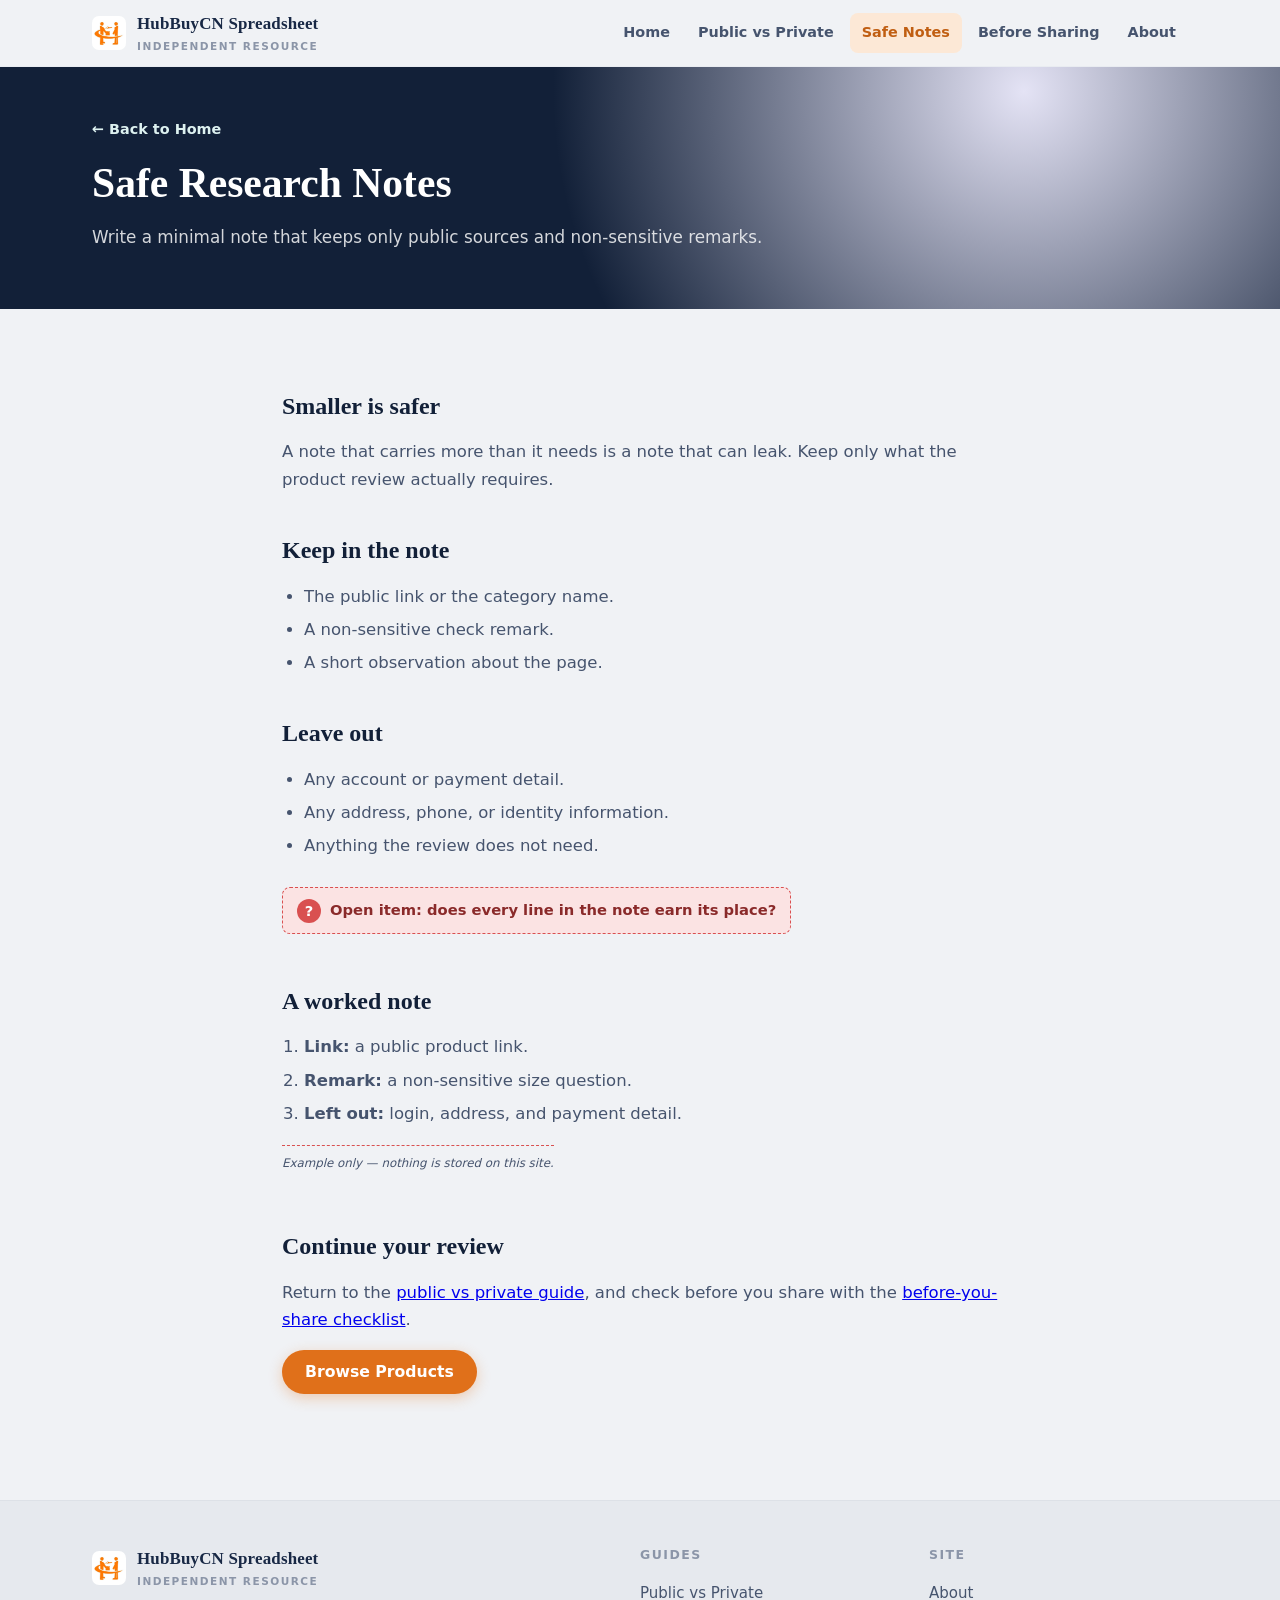
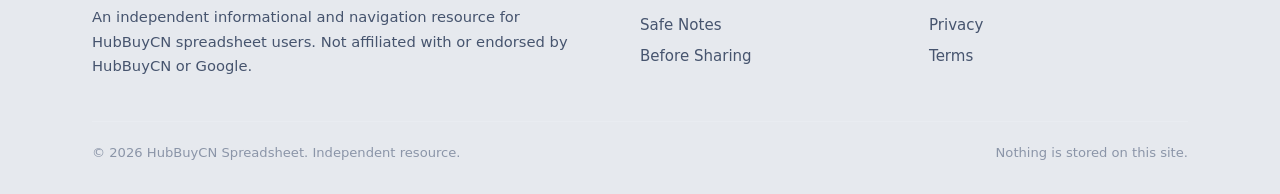
<file: safe-research-notes/index.html>
<!DOCTYPE html>
<html lang="en">
<head>
  <meta charset="UTF-8">
  <meta name="viewport" content="width=device-width, initial-scale=1.0">
  <title>Safe Research Notes | HubBuyCN Spreadsheet</title>
  <meta name="description" content="Write a minimal research note that keeps only public sources and non-sensitive remarks.">
  <link rel="canonical" href="https://repglide.github.io/hubbuycn-spreadsheet/safe-research-notes/">
  <link rel="icon" type="image/png" href="../assets/images/favicon.png">
  <link rel="stylesheet" href="../assets/css/styles.css">

  <meta property="og:type" content="article">
  <meta property="og:url" content="https://repglide.github.io/hubbuycn-spreadsheet/safe-research-notes/">
  <meta property="og:title" content="Safe Research Notes | HubBuyCN Spreadsheet">
  <meta property="og:description" content="Write a minimal research note that keeps only public sources and non-sensitive remarks.">
  <meta name="twitter:card" content="summary">

  <script type="application/ld+json">
  {
    "@context": "https://schema.org",
    "@graph": [
      { "@type": "WebSite", "@id": "https://repglide.github.io/hubbuycn-spreadsheet/#website", "url": "https://repglide.github.io/hubbuycn-spreadsheet/", "name": "HubBuyCN Spreadsheet & Safe Research Guide" },
      { "@type": "BreadcrumbList", "itemListElement": [
        { "@type": "ListItem", "position": 1, "name": "Home", "item": "https://repglide.github.io/hubbuycn-spreadsheet/" },
        { "@type": "ListItem", "position": 2, "name": "Safe Research Notes", "item": "https://repglide.github.io/hubbuycn-spreadsheet/safe-research-notes/" }
      ]},
      { "@type": "Article", "@id": "https://repglide.github.io/hubbuycn-spreadsheet/safe-research-notes/#article", "headline": "Safe Research Notes", "description": "Write a minimal research note that keeps only public sources and non-sensitive remarks.", "isPartOf": { "@id": "https://repglide.github.io/hubbuycn-spreadsheet/#website" } }
    ]
  }
  </script>
</head>
<body>
  <a href="#main-content" class="skip-link">Skip to main content</a>

  <header class="site-header">
    <div class="container header-inner">
      <a href="../index.html" class="brand" aria-label="HubBuyCN Spreadsheet Home">
        <img src="../assets/images/logo.png" alt="HubBuyCN logo" width="34" height="34">
        <span class="brand-name">HubBuyCN Spreadsheet<small>Independent Resource</small></span>
      </a>
      <button class="mobile-nav-toggle" aria-expanded="false" aria-label="Toggle navigation menu">
        <svg viewBox="0 0 24 24" fill="none" stroke="currentColor" stroke-width="2" width="22" height="22"><line x1="3" y1="6" x2="21" y2="6"></line><line x1="3" y1="12" x2="21" y2="12"></line><line x1="3" y1="18" x2="21" y2="18"></line></svg>
      </button>
      <nav class="main-nav" aria-label="Primary Navigation">
        <ul>
          <li><a href="../index.html">Home</a></li>
          <li><a href="../public-vs-private-guide/">Public vs Private</a></li>
          <li><a href="../safe-research-notes/" class="active">Safe Notes</a></li>
          <li><a href="../before-you-share-checklist/">Before Sharing</a></li>
          <li><a href="../about/">About</a></li>
        </ul>
      </nav>
    </div>
  </header>

  <main id="main-content">
    <section class="page-hero">
      <div class="container">
        <a class="back-link" href="../index.html">← Back to Home</a>
        <h1>Safe Research Notes</h1>
        <p>Write a minimal note that keeps only public sources and non-sensitive remarks.</p>
      </div>
    </section>

    <div class="article-body">
      <h2>Smaller is safer</h2>
      <p>A note that carries more than it needs is a note that can leak. Keep only what the product review actually requires.</p>

      <h2>Keep in the note</h2>
      <ul>
        <li>The public link or the category name.</li>
        <li>A non-sensitive check remark.</li>
        <li>A short observation about the page.</li>
      </ul>

      <h2>Leave out</h2>
      <ul>
        <li>Any account or payment detail.</li>
        <li>Any address, phone, or identity information.</li>
        <li>Anything the review does not need.</li>
      </ul>

      <div class="open-note"><span class="qmark">?</span>Open item: does every line in the note earn its place?</div>

      <h2>A worked note</h2>
      <ol>
        <li><strong>Link:</strong> a public product link.</li>
        <li><strong>Remark:</strong> a non-sensitive size question.</li>
        <li><strong>Left out:</strong> login, address, and payment detail.</li>
      </ol>
      <p class="example-only">Example only — nothing is stored on this site.</p>

      <h2>Continue your review</h2>
      <p>Return to the <a href="../public-vs-private-guide/">public vs private guide</a>, and check before you share with the <a href="../before-you-share-checklist/">before-you-share checklist</a>.</p>
      <p><a href="https://repglide.com/?agent=hubbuycn" class="btn btn-primary" target="_blank" rel="nofollow noopener">Browse Products</a></p>
    </div>
  </main>

  <footer class="site-footer">
    <div class="container">
      <div class="footer-grid">
        <div class="footer-brand">
          <a href="../index.html" class="brand" aria-label="HubBuyCN Spreadsheet Home">
            <img src="../assets/images/logo.png" alt="HubBuyCN logo" width="30" height="30">
            <span class="brand-name">HubBuyCN Spreadsheet<small>Independent Resource</small></span>
          </a>
          <p>An independent informational and navigation resource for HubBuyCN spreadsheet users. Not affiliated with or endorsed by HubBuyCN or Google.</p>
        </div>
        <div class="footer-col">
          <h4>Guides</h4>
          <ul>
            <li><a href="../public-vs-private-guide/">Public vs Private</a></li>
            <li><a href="../safe-research-notes/">Safe Notes</a></li>
            <li><a href="../before-you-share-checklist/">Before Sharing</a></li>
          </ul>
        </div>
        <div class="footer-col">
          <h4>Site</h4>
          <ul>
            <li><a href="../about/">About</a></li>
            <li><a href="../privacy/">Privacy</a></li>
            <li><a href="../terms/">Terms</a></li>
          </ul>
        </div>
      </div>
      <div class="footer-bottom">
        <span>&copy; <span id="year">2026</span> HubBuyCN Spreadsheet. Independent resource.</span>
        <span>Nothing is stored on this site.</span>
      </div>
    </div>
  </footer>

  <script src="../assets/js/main.js"></script>
</body>
</html>
</file>
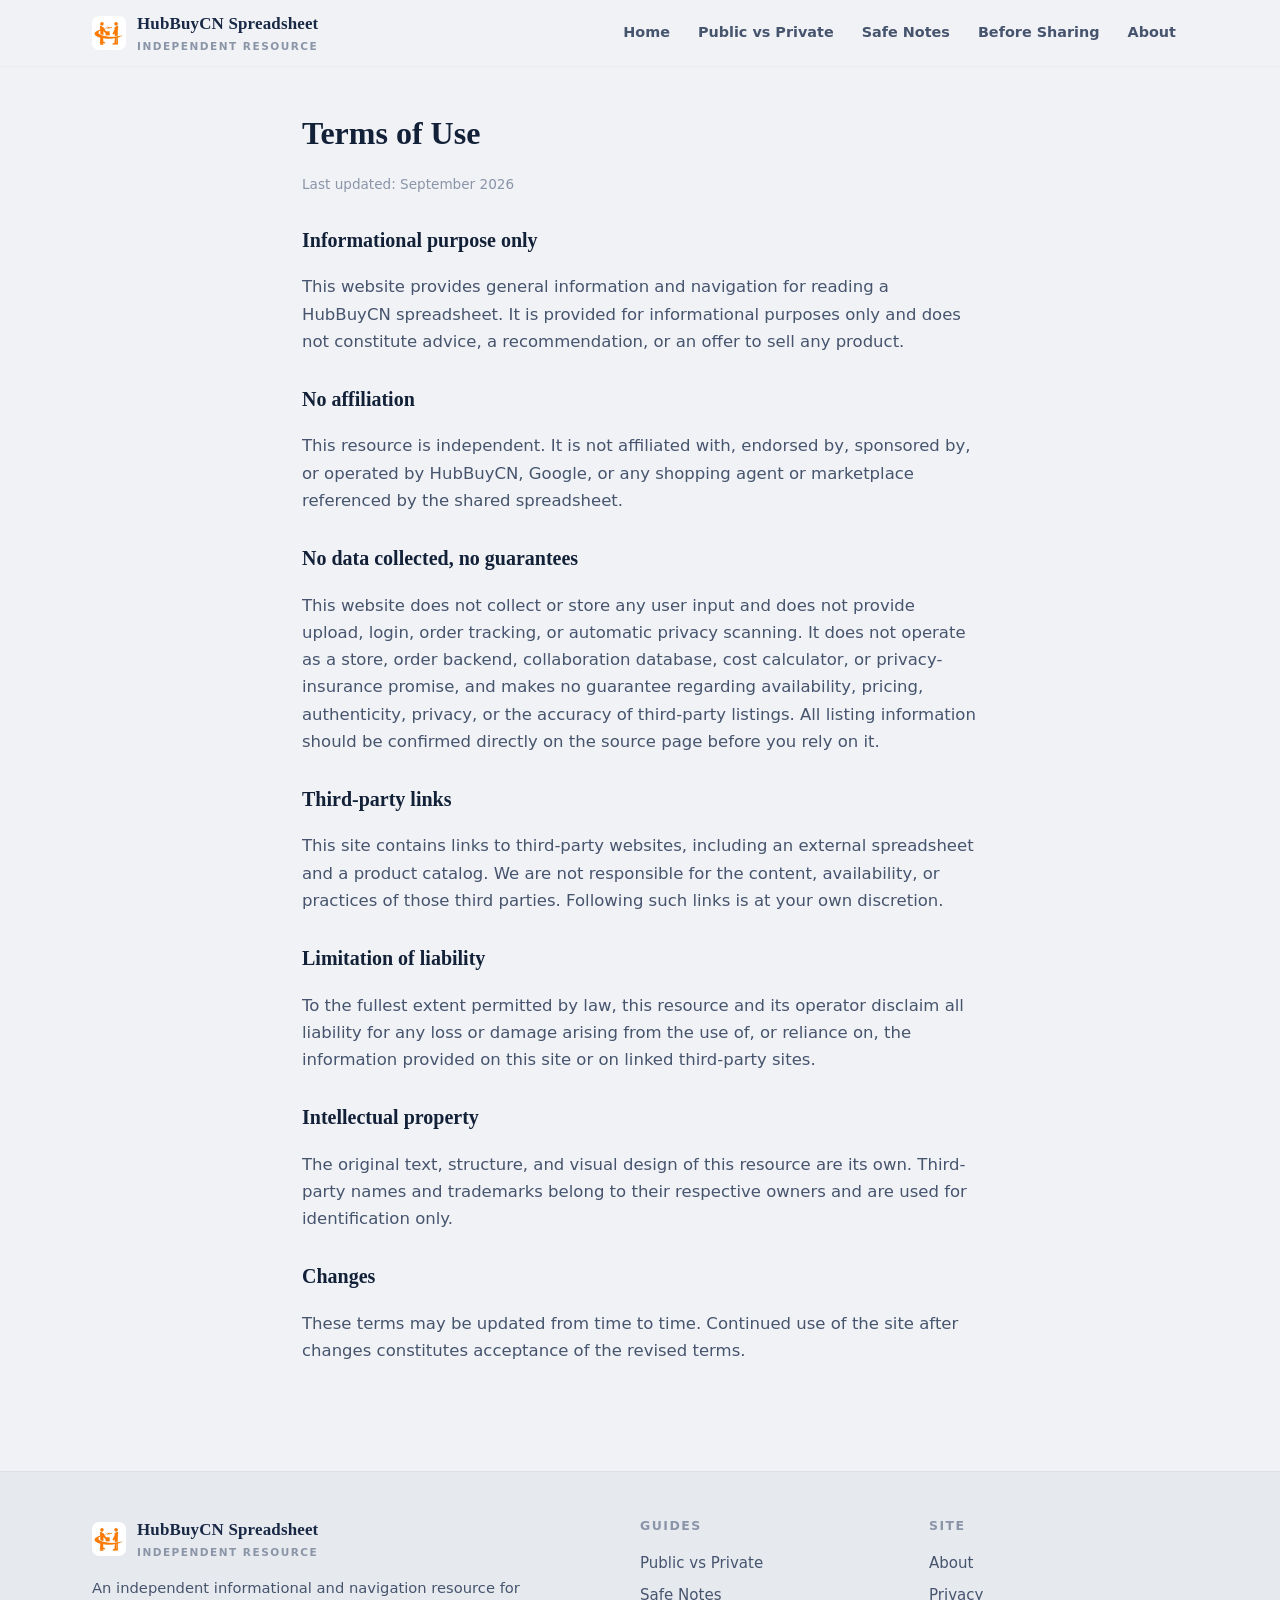
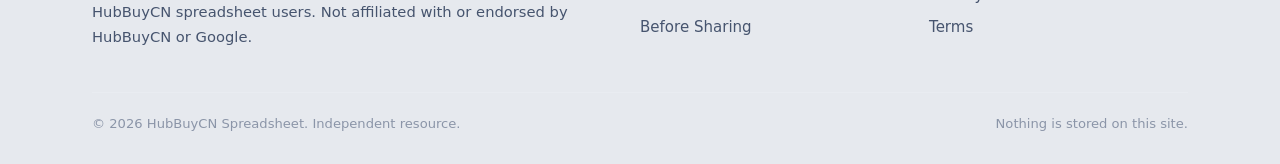
<file: terms/index.html>
<!DOCTYPE html>
<html lang="en">
<head>
  <meta charset="UTF-8">
  <meta name="viewport" content="width=device-width, initial-scale=1.0">
  <title>Terms of Use | HubBuyCN Spreadsheet</title>
  <meta name="description" content="Terms of use for the HubBuyCN Spreadsheet independent resource.">
  <link rel="canonical" href="https://repglide.github.io/hubbuycn-spreadsheet/terms/">
  <link rel="icon" type="image/png" href="../assets/images/favicon.png">
  <link rel="stylesheet" href="../assets/css/styles.css">
  <meta name="robots" content="index, follow">
</head>
<body>
  <a href="#main-content" class="skip-link">Skip to main content</a>

  <header class="site-header">
    <div class="container header-inner">
      <a href="../index.html" class="brand" aria-label="HubBuyCN Spreadsheet Home">
        <img src="../assets/images/logo.png" alt="HubBuyCN logo" width="34" height="34">
        <span class="brand-name">HubBuyCN Spreadsheet<small>Independent Resource</small></span>
      </a>
      <button class="mobile-nav-toggle" aria-expanded="false" aria-label="Toggle navigation menu">
        <svg viewBox="0 0 24 24" fill="none" stroke="currentColor" stroke-width="2" width="22" height="22"><line x1="3" y1="6" x2="21" y2="6"></line><line x1="3" y1="12" x2="21" y2="12"></line><line x1="3" y1="18" x2="21" y2="18"></line></svg>
      </button>
      <nav class="main-nav" aria-label="Primary Navigation">
        <ul>
          <li><a href="../index.html">Home</a></li>
          <li><a href="../public-vs-private-guide/">Public vs Private</a></li>
          <li><a href="../safe-research-notes/">Safe Notes</a></li>
          <li><a href="../before-you-share-checklist/">Before Sharing</a></li>
          <li><a href="../about/">About</a></li>
        </ul>
      </nav>
    </div>
  </header>

  <main id="main-content">
    <div class="legal-body">
      <h1>Terms of Use</h1>
      <p class="legal-date">Last updated: September 2026</p>

      <h2>Informational purpose only</h2>
      <p>This website provides general information and navigation for reading a HubBuyCN spreadsheet. It is provided for informational purposes only and does not constitute advice, a recommendation, or an offer to sell any product.</p>

      <h2>No affiliation</h2>
      <p>This resource is independent. It is not affiliated with, endorsed by, sponsored by, or operated by HubBuyCN, Google, or any shopping agent or marketplace referenced by the shared spreadsheet.</p>

      <h2>No data collected, no guarantees</h2>
      <p>This website does not collect or store any user input and does not provide upload, login, order tracking, or automatic privacy scanning. It does not operate as a store, order backend, collaboration database, cost calculator, or privacy-insurance promise, and makes no guarantee regarding availability, pricing, authenticity, privacy, or the accuracy of third-party listings. All listing information should be confirmed directly on the source page before you rely on it.</p>

      <h2>Third-party links</h2>
      <p>This site contains links to third-party websites, including an external spreadsheet and a product catalog. We are not responsible for the content, availability, or practices of those third parties. Following such links is at your own discretion.</p>

      <h2>Limitation of liability</h2>
      <p>To the fullest extent permitted by law, this resource and its operator disclaim all liability for any loss or damage arising from the use of, or reliance on, the information provided on this site or on linked third-party sites.</p>

      <h2>Intellectual property</h2>
      <p>The original text, structure, and visual design of this resource are its own. Third-party names and trademarks belong to their respective owners and are used for identification only.</p>

      <h2>Changes</h2>
      <p>These terms may be updated from time to time. Continued use of the site after changes constitutes acceptance of the revised terms.</p>
    </div>
  </main>

  <footer class="site-footer">
    <div class="container">
      <div class="footer-grid">
        <div class="footer-brand">
          <a href="../index.html" class="brand" aria-label="HubBuyCN Spreadsheet Home">
            <img src="../assets/images/logo.png" alt="HubBuyCN logo" width="30" height="30">
            <span class="brand-name">HubBuyCN Spreadsheet<small>Independent Resource</small></span>
          </a>
          <p>An independent informational and navigation resource for HubBuyCN spreadsheet users. Not affiliated with or endorsed by HubBuyCN or Google.</p>
        </div>
        <div class="footer-col">
          <h4>Guides</h4>
          <ul>
            <li><a href="../public-vs-private-guide/">Public vs Private</a></li>
            <li><a href="../safe-research-notes/">Safe Notes</a></li>
            <li><a href="../before-you-share-checklist/">Before Sharing</a></li>
          </ul>
        </div>
        <div class="footer-col">
          <h4>Site</h4>
          <ul>
            <li><a href="../about/">About</a></li>
            <li><a href="../privacy/">Privacy</a></li>
            <li><a href="../terms/">Terms</a></li>
          </ul>
        </div>
      </div>
      <div class="footer-bottom">
        <span>&copy; <span id="year">2026</span> HubBuyCN Spreadsheet. Independent resource.</span>
        <span>Nothing is stored on this site.</span>
      </div>
    </div>
  </footer>

  <script src="../assets/js/main.js"></script>
</body>
</html>
</file>
<file: assets/css/styles.css>
/* ==========================================================================
   HubBuyCN Spreadsheet — Public Sheet / Private Folio theme
   Cool light grey · deep navy · public teal · private indigo · safety orange · coral
   ========================================================================== */

:root {
  /* palette */
  --grey:        #F0F2F5;
  --grey-2:      #E6E9EE;
  --grey-3:      #D9DEE6;
  --ink:         #182845;
  --ink-2:       #122038;
  --ink-soft:    #46546E;
  --ink-faint:   #8B95A8;
  --teal:        #1FA3A0;
  --teal-d:      #177F7C;
  --teal-s:      #DDF1F0;
  --indigo:      #34306E;
  --indigo-d:    #27245A;
  --indigo-s:    #E4E3F5;
  --orange:      #E0701A;
  --orange-d:    #C05E12;
  --orange-s:    #FCE8D6;
  --coral:       #D95050;
  --coral-s:     #FBE3E3;
  --line:        #DDE1E7;
  --line-soft:   #E9ECF1;

  /* typography */
  --serif: Georgia, 'Times New Roman', Times, serif;
  --sans: system-ui, -apple-system, 'Segoe UI', Roboto, Helvetica, Arial, sans-serif;
  --mono: ui-monospace, SFMono-Regular, 'SF Mono', Menlo, Consolas, monospace;

  /* geometry */
  --radius: 14px;
  --radius-sm: 8px;
  --container: 1140px;
  --shadow-sm: 0 1px 2px rgba(24, 40, 69, 0.05), 0 2px 8px rgba(24, 40, 69, 0.06);
  --shadow-md: 0 4px 14px rgba(24, 40, 69, 0.10), 0 12px 32px rgba(24, 40, 69, 0.08);
}

* { box-sizing: border-box; }
html { scroll-behavior: smooth; -webkit-text-size-adjust: 100%; }

body {
  margin: 0;
  font-family: var(--sans);
  font-size: 16.5px;
  line-height: 1.65;
  color: var(--ink);
  background: var(--grey);
  -webkit-font-smoothing: antialiased;
  text-rendering: optimizeLegibility;
}

/* ---------- accessibility ---------- */
.skip-link { position: absolute; left: -9999px; top: 0; background: var(--ink); color: #fff; padding: 10px 16px; z-index: 200; border-radius: 0 0 var(--radius-sm) 0; }
.skip-link:focus { left: 0; }
:focus-visible { outline: 3px solid var(--teal); outline-offset: 2px; border-radius: 3px; }
.visually-hidden { position: absolute !important; width: 1px; height: 1px; margin: -1px; padding: 0; border: 0; overflow: hidden; clip: rect(0 0 0 0); white-space: nowrap; }

/* ---------- layout ---------- */
.container { max-width: var(--container); margin: 0 auto; padding: 0 22px; }

/* ---------- header ---------- */
.site-header { position: sticky; top: 0; z-index: 100; background: rgba(240, 242, 245, 0.92); backdrop-filter: saturate(140%) blur(8px); border-bottom: 1px solid var(--line-soft); }
.header-inner { display: flex; align-items: center; gap: 20px; height: 66px; }
.brand { display: flex; align-items: center; gap: 11px; text-decoration: none; color: var(--ink); }
.brand img { width: 34px; height: 34px; display: block; border-radius: 7px; }
.brand-name { font-family: var(--serif); font-weight: 700; font-size: 1.06rem; letter-spacing: 0.01em; }
.brand-name small { display: block; font-family: var(--sans); font-weight: 600; font-size: 0.66rem; color: var(--ink-faint); letter-spacing: 0.14em; text-transform: uppercase; }

.main-nav { margin-left: auto; }
.main-nav ul { display: flex; align-items: center; gap: 4px; list-style: none; margin: 0; padding: 0; }
.main-nav a { display: block; padding: 8px 12px; text-decoration: none; color: var(--ink-soft); font-weight: 600; font-size: 0.9rem; border-radius: var(--radius-sm); }
.main-nav a:hover { background: var(--grey-2); color: var(--ink); }
.main-nav a.active { color: var(--orange-d); background: var(--orange-s); }

.mobile-nav-toggle { display: none; margin-left: auto; width: 44px; height: 44px; border: 1px solid var(--line); background: #fff; border-radius: var(--radius-sm); cursor: pointer; color: var(--ink); }
.mobile-nav-toggle svg { display: block; margin: 0 auto; }

@media (max-width: 860px) {
  .main-nav { display: none; }
  .mobile-nav-toggle { display: block; }
  .main-nav.open { display: block; position: absolute; left: 0; right: 0; top: 66px; background: #fff; border-bottom: 1px solid var(--line); box-shadow: var(--shadow-md); }
  .main-nav.open ul { flex-direction: column; align-items: stretch; gap: 2px; padding: 8px; }
  .main-nav.open a { padding: 12px 14px; }
}

/* ---------- buttons ---------- */
.btn { display: inline-flex; align-items: center; justify-content: center; gap: 8px; padding: 12px 22px; border-radius: 999px; text-decoration: none; font-weight: 700; font-size: 0.98rem; line-height: 1.2; border: 1.5px solid transparent; transition: transform 0.12s ease, box-shadow 0.12s ease, background 0.12s ease; }
.btn:active { transform: translateY(1px); }
.btn-primary { background: var(--orange); color: #fff; box-shadow: 0 4px 14px rgba(224, 112, 26, 0.30); }
.btn-primary:hover { background: var(--orange-d); box-shadow: 0 6px 18px rgba(224, 112, 26, 0.38); }
.btn-secondary { background: #fff; color: var(--ink); border-color: var(--line); box-shadow: var(--shadow-sm); }
.btn-secondary:hover { border-color: var(--ink-soft); background: #fff; }
.btn-sm { padding: 9px 16px; font-size: 0.88rem; }

/* ---------- hero ---------- */
.hero-section { padding: 56px 0 44px; position: relative; overflow: hidden; background: radial-gradient(circle at 85% 8%, var(--teal-s) 0, transparent 42%), radial-gradient(circle at 6% 92%, var(--indigo-s) 0, transparent 40%); }
.hero-grid { display: grid; grid-template-columns: 1.05fr 0.95fr; gap: 44px; align-items: center; }
.hero-badge { display: inline-block; padding: 5px 13px; border-radius: 999px; background: var(--indigo-s); color: var(--indigo-d); font-weight: 700; font-size: 0.76rem; letter-spacing: 0.08em; text-transform: uppercase; }
.hero-title { font-family: var(--serif); font-size: clamp(2.05rem, 4.6vw, 3.1rem); line-height: 1.12; color: var(--ink-2); margin: 18px 0 16px; font-weight: 700; }
.hero-title em { font-style: normal; color: var(--teal-d); }
.hero-description { font-size: 1.08rem; color: var(--ink-soft); max-width: 34em; margin: 0 0 26px; }
.hero-actions { display: flex; flex-wrap: wrap; gap: 12px; }

/* hero vertically-split workbench */
.hero-visual { position: relative; }
.workspace-hero { display: grid; grid-template-columns: 1fr 30px 1fr; align-items: stretch; }
.ws-half { position: relative; border-radius: 12px; padding: 18px 14px 16px; min-height: 210px; box-shadow: var(--shadow-md); }
.ws-public { background: #fff; border: 1px solid var(--teal); }
.ws-private { background: var(--indigo-s); border: 1px solid var(--indigo); }
.ws-label { font-family: var(--mono); font-size: 0.7rem; font-weight: 800; letter-spacing: 0.12em; text-transform: uppercase; margin-bottom: 14px; }
.ws-public .ws-label { color: var(--teal-d); }
.ws-private .ws-label { color: var(--indigo-d); }
.ws-folder, .ws-folio { display: flex; align-items: center; gap: 10px; font-size: 0.85rem; }
.ws-public .ws-folder { color: var(--ink-soft); }
.ws-private .ws-folio { color: var(--indigo-d); }
.ws-folder svg, .ws-folio svg { flex: none; }
.ws-boundary { display: flex; flex-direction: column; align-items: center; justify-content: center; gap: 5px; }
.ws-boundary .bd { width: 4px; height: 4px; border-radius: 50%; background: var(--ink-faint); }
.ws-boundary::before { content: ""; position: absolute; width: 0; height: 100%; border-left: 2px dashed var(--ink-faint); left: 50%; transform: translateX(-50%); }

@media (max-width: 860px) {
  .hero-grid { grid-template-columns: 1fr; gap: 26px; }
  .hero-section { padding-top: 34px; }
}

/* ---------- section scaffolding ---------- */
.section { padding: 46px 0; }
.section-alt { background: var(--grey-2); }
.section-header { max-width: 680px; margin: 0 auto 34px; text-align: center; }
.eyebrow { display: inline-block; font-size: 0.76rem; font-weight: 700; letter-spacing: 0.14em; text-transform: uppercase; color: var(--teal-d); }
.section-title { font-family: var(--serif); font-size: clamp(1.6rem, 3.4vw, 2.15rem); color: var(--ink-2); margin: 10px 0 12px; line-height: 1.2; }
.section-lead { color: var(--ink-soft); font-size: 1.02rem; margin: 0; }

/* ---------- category grid (public reference index folders) ---------- */
.categories-section { padding-top: 10px; }
.cat-grid { display: grid; grid-template-columns: repeat(4, 1fr); gap: 14px; }
.cat-card {
  position: relative; display: flex; flex-direction: column; gap: 9px;
  background: #fff; border: 1px solid var(--line); border-radius: var(--radius);
  padding: 20px 16px 14px; text-decoration: none; color: var(--ink);
  box-shadow: var(--shadow-sm); transition: transform 0.14s ease, box-shadow 0.14s ease, border-color 0.14s ease;
}
.cat-card:hover { transform: translateY(-3px); box-shadow: var(--shadow-md); border-color: var(--teal); }
.cat-tab { position: absolute; top: -1px; left: 14px; padding: 3px 11px; border-radius: 0 0 7px 7px; font-family: var(--mono); font-size: 0.68rem; font-weight: 800; letter-spacing: 0.08em; text-transform: uppercase; color: #fff; background: var(--teal); }
.cat-icon { width: 28px; height: 28px; color: var(--teal-d); }
.cat-icon svg { width: 100%; height: 100%; }
.cat-name { font-weight: 700; color: var(--ink-2); font-size: 0.97rem; line-height: 1.3; }
.cat-card .cat-arrow { margin-top: auto; font-size: 0.8rem; font-weight: 700; color: var(--teal-d); }

@media (max-width: 900px) {
  .cat-grid { grid-template-columns: repeat(2, 1fr); gap: 12px; }
  .cat-card { padding: 18px 13px 12px; }
}

/* ---------- public / private module ---------- */
.pp-grid { display: grid; grid-template-columns: 1fr 1fr; gap: 16px; max-width: 900px; margin: 0 auto; }
.pp-col { background: #fff; border: 1px solid var(--line); border-radius: var(--radius); padding: 22px 24px; }
.pp-col.pp-public { border-top: 4px solid var(--teal); }
.pp-col.pp-private { border-top: 4px solid var(--indigo); }
.pp-col h3 { display: flex; align-items: center; gap: 9px; margin: 0 0 12px; font-family: var(--serif); font-size: 1.2rem; color: var(--ink-2); }
.pp-col .pp-tag { flex: none; font-family: var(--mono); font-size: 0.66rem; font-weight: 800; letter-spacing: 0.08em; text-transform: uppercase; padding: 3px 8px; border-radius: 5px; color: #fff; }
.pp-public .pp-tag { background: var(--teal); }
.pp-private .pp-tag { background: var(--indigo); }
.pp-col ul { margin: 0; padding-left: 18px; color: var(--ink-soft); font-size: 0.94rem; }
.pp-col ul li { margin: 7px 0; }
@media (max-width: 720px) { .pp-grid { grid-template-columns: 1fr; } }

.boundary-note { display: flex; align-items: center; justify-content: center; gap: 8px; margin: 16px auto 0; max-width: 560px; text-align: center; font-size: 0.84rem; color: var(--ink-soft); }
.boundary-note .bar { flex: none; width: 26px; height: 6px; background: var(--ink-faint); border-radius: 3px; opacity: 0.5; }

/* ---------- signatures ---------- */
.redaction-bar { display: inline-block; min-width: 70px; height: 13px; background: var(--ink-2); border-radius: 3px; vertical-align: middle; }
.permission-stamp { display: inline-block; font-family: var(--mono); font-size: 0.66rem; font-weight: 800; letter-spacing: 0.08em; text-transform: uppercase; padding: 4px 10px; border: 2px solid var(--indigo); color: var(--indigo-d); border-radius: 4px; transform: rotate(-3deg); }
.classification-label { display: inline-block; font-family: var(--mono); font-size: 0.66rem; font-weight: 800; letter-spacing: 0.08em; text-transform: uppercase; padding: 3px 9px; border-radius: 5px; color: #fff; }
.classification-label.cl-public { background: var(--teal); }
.classification-label.cl-private { background: var(--indigo); }
.lock-outline { display: inline-flex; align-items: center; justify-content: center; width: 26px; height: 26px; border-radius: 50%; border: 2px solid var(--indigo); color: var(--indigo-d); flex: none; }

.example-flag { display: inline-block; margin-top: 14px; font-size: 0.74rem; color: var(--ink-faint); font-style: italic; border-top: 1px dashed var(--line); padding-top: 8px; }
.example-only { display: inline-block; margin-top: 14px; font-size: 0.74rem; color: var(--coral); font-style: italic; border-top: 1px dashed var(--coral); padding-top: 8px; }

.open-note { display: inline-flex; align-items: center; gap: 9px; padding: 10px 14px; border: 1px dashed var(--coral); border-radius: var(--radius-sm); background: var(--coral-s); color: #8A2A2A; font-weight: 600; font-size: 0.92rem; margin: 10px 0; }
.open-note .qmark { flex: none; width: 24px; height: 24px; border-radius: 50%; background: var(--coral); color: #fff; display: grid; place-items: center; font-weight: 800; }

/* ---------- safe-to-share / minimal note / screenshots ---------- */
.duo-grid { display: grid; grid-template-columns: 1fr 1fr; gap: 14px; }
.duo-col { background: #fff; border: 1px solid var(--line); border-radius: var(--radius); padding: 20px 22px; }
.duo-col h3 { margin: 0 0 10px; font-size: 1.02rem; display: flex; align-items: center; gap: 9px; color: var(--ink-2); }
.duo-col ul { margin: 0; padding-left: 18px; color: var(--ink-soft); font-size: 0.94rem; }
.duo-col ul li { margin: 6px 0; }
.duo-col .mark { flex: none; width: 22px; height: 22px; border-radius: 5px; display: grid; place-items: center; font-size: 0.78rem; color: #fff; font-family: var(--mono); }
.duo-col.is-a .mark { background: var(--teal); }
.duo-col.is-b .mark { background: var(--indigo); }
@media (max-width: 720px) { .duo-grid { grid-template-columns: 1fr; } }

/* ---------- clean handoff ---------- */
.handoff-list { list-style: none; margin: 0; padding: 0; max-width: 760px; margin-inline: auto; }
.handoff-list li { display: flex; gap: 14px; align-items: flex-start; padding: 14px 16px; margin: 10px 0; background: #fff; border: 1px solid var(--line); border-radius: var(--radius); box-shadow: var(--shadow-sm); }
.handoff-list .h-num { flex: none; width: 30px; height: 30px; border-radius: 50%; display: grid; place-items: center; color: #fff; font-weight: 800; font-size: 0.82rem; font-family: var(--mono); background: var(--teal); }
.handoff-list p { margin: 0; color: var(--ink-soft); font-size: 0.96rem; }
.handoff-list strong { color: var(--ink-2); }

/* ---------- guide entry cards ---------- */
.guide-grid { display: grid; grid-template-columns: repeat(3, 1fr); gap: 16px; }
.guide-card { display: flex; flex-direction: column; background: #fff; border: 1px solid var(--line); border-radius: var(--radius); padding: 24px 22px; text-decoration: none; color: var(--ink); box-shadow: var(--shadow-sm); transition: transform 0.14s ease, box-shadow 0.14s ease; }
.guide-card:hover { transform: translateY(-3px); box-shadow: var(--shadow-md); }
.guide-card .guide-num { font-family: var(--mono); font-size: 0.78rem; color: var(--indigo-d); letter-spacing: 0.1em; }
.guide-card h3 { font-family: var(--serif); font-size: 1.24rem; color: var(--ink-2); margin: 8px 0 10px; }
.guide-card p { color: var(--ink-soft); font-size: 0.95rem; margin: 0 0 16px; }
.guide-card .guide-cta { margin-top: auto; font-weight: 700; color: var(--orange-d); font-size: 0.9rem; }
@media (max-width: 900px) { .guide-grid { grid-template-columns: 1fr; } }

/* ---------- FAQ ---------- */
.faq-list { max-width: 760px; margin: 0 auto; }
details.faq-item { background: #fff; border: 1px solid var(--line); border-radius: var(--radius); margin: 10px 0; box-shadow: var(--shadow-sm); overflow: hidden; }
details.faq-item summary { cursor: pointer; list-style: none; padding: 16px 20px; font-weight: 700; color: var(--ink-2); display: flex; align-items: center; justify-content: space-between; gap: 14px; }
details.faq-item summary::-webkit-details-marker { display: none; }
details.faq-item summary::after { content: "+"; font-size: 1.5rem; font-weight: 400; color: var(--orange); line-height: 1; }
details.faq-item[open] summary::after { content: "–"; }
.faq-item .faq-body { padding: 0 20px 18px; color: var(--ink-soft); font-size: 0.96rem; }
.faq-item .faq-body p { margin: 0 0 10px; }

/* ---------- final CTA ---------- */
.final-cta { background: var(--ink-2); color: #fff; border-radius: 20px; padding: 44px 40px; text-align: center; position: relative; overflow: hidden; }
.final-cta::before { content: ""; position: absolute; inset: 0; opacity: 0.35; background: radial-gradient(circle at 15% 20%, var(--teal) 0, transparent 40%), radial-gradient(circle at 85% 80%, var(--indigo) 0, transparent 40%); }
.final-cta h2 { font-family: var(--serif); font-size: clamp(1.5rem, 3.2vw, 2.1rem); margin: 0 0 12px; position: relative; }
.final-cta p { color: rgba(255,255,255,0.82); max-width: 30em; margin: 0 auto 24px; position: relative; }
.final-cta .btn-primary { position: relative; }

/* ---------- footer ---------- */
.site-footer { border-top: 1px solid var(--line); background: var(--grey-2); padding: 44px 0 30px; margin-top: 30px; }
.footer-grid { display: grid; grid-template-columns: 2fr 1fr 1fr; gap: 30px; }
.footer-brand p { color: var(--ink-soft); font-size: 0.92rem; max-width: 34em; }
.footer-col h4 { font-size: 0.78rem; letter-spacing: 0.12em; text-transform: uppercase; color: var(--ink-faint); margin: 0 0 12px; }
.footer-col ul { list-style: none; margin: 0; padding: 0; }
.footer-col a { color: var(--ink-soft); text-decoration: none; font-size: 0.94rem; line-height: 2.1; }
.footer-col a:hover { color: var(--orange-d); }
.footer-bottom { margin-top: 28px; padding-top: 20px; border-top: 1px solid var(--line-soft); font-size: 0.82rem; color: var(--ink-faint); display: flex; flex-wrap: wrap; gap: 8px 20px; justify-content: space-between; }
@media (max-width: 720px) { .footer-grid { grid-template-columns: 1fr; } }

/* ---------- article / guide pages ---------- */
.page-hero { background: radial-gradient(circle at 80% 10%, var(--indigo-s) 0, transparent 45%), var(--ink-2); color: #fff; padding: 48px 0 40px; position: relative; overflow: hidden; }
.page-hero .container { position: relative; }
.page-hero h1 { font-family: var(--serif); font-size: clamp(1.8rem, 4vw, 2.6rem); margin: 12px 0 12px; line-height: 1.15; color: #fff; }
.page-hero p { color: rgba(255,255,255,0.82); max-width: 40em; font-size: 1.05rem; }

.article-body { max-width: 760px; margin: 0 auto; padding: 40px 22px 60px; }
.article-body h2 { font-family: var(--serif); font-size: 1.5rem; color: var(--ink-2); margin: 38px 0 12px; }
.article-body h3 { font-size: 1.12rem; color: var(--ink-2); margin: 26px 0 8px; }
.article-body p { color: var(--ink-soft); margin: 0 0 16px; }
.article-body ul, .article-body ol { color: var(--ink-soft); margin: 0 0 18px; padding-left: 22px; }
.article-body li { margin: 6px 0; }
.article-body blockquote { margin: 22px 0; padding: 16px 20px; background: var(--grey-2); border-left: 4px solid var(--teal); border-radius: 0 var(--radius-sm) var(--radius-sm) 0; color: var(--ink-soft); font-family: var(--serif); font-size: 1.06rem; }

.back-link { display: inline-flex; align-items: center; gap: 6px; color: var(--teal-s); font-weight: 700; text-decoration: none; font-size: 0.9rem; margin-bottom: 6px; }
.back-link:hover { text-decoration: underline; }

/* legal pages */
.legal-body { max-width: 720px; margin: 0 auto; padding: 40px 22px 60px; }
.legal-body h1 { font-family: var(--serif); color: var(--ink-2); font-size: 2rem; margin: 0 0 6px; }
.legal-body .legal-date { color: var(--ink-faint); font-size: 0.85rem; margin-bottom: 24px; }
.legal-body h2 { font-family: var(--serif); font-size: 1.25rem; color: var(--ink-2); margin: 28px 0 8px; }
.legal-body p, .legal-body li { color: var(--ink-soft); }
.legal-body ul { padding-left: 22px; }

/* 404 */
.notfound { text-align: center; padding: 70px 22px 80px; }
.notfound .big { font-family: var(--serif); font-size: clamp(4rem, 14vw, 7rem); color: var(--ink-2); margin: 0; line-height: 1; }
.notfound h1 { font-family: var(--serif); color: var(--ink-2); margin: 8px 0 12px; }
.notfound p { color: var(--ink-soft); max-width: 30em; margin: 0 auto 24px; }
</file>
